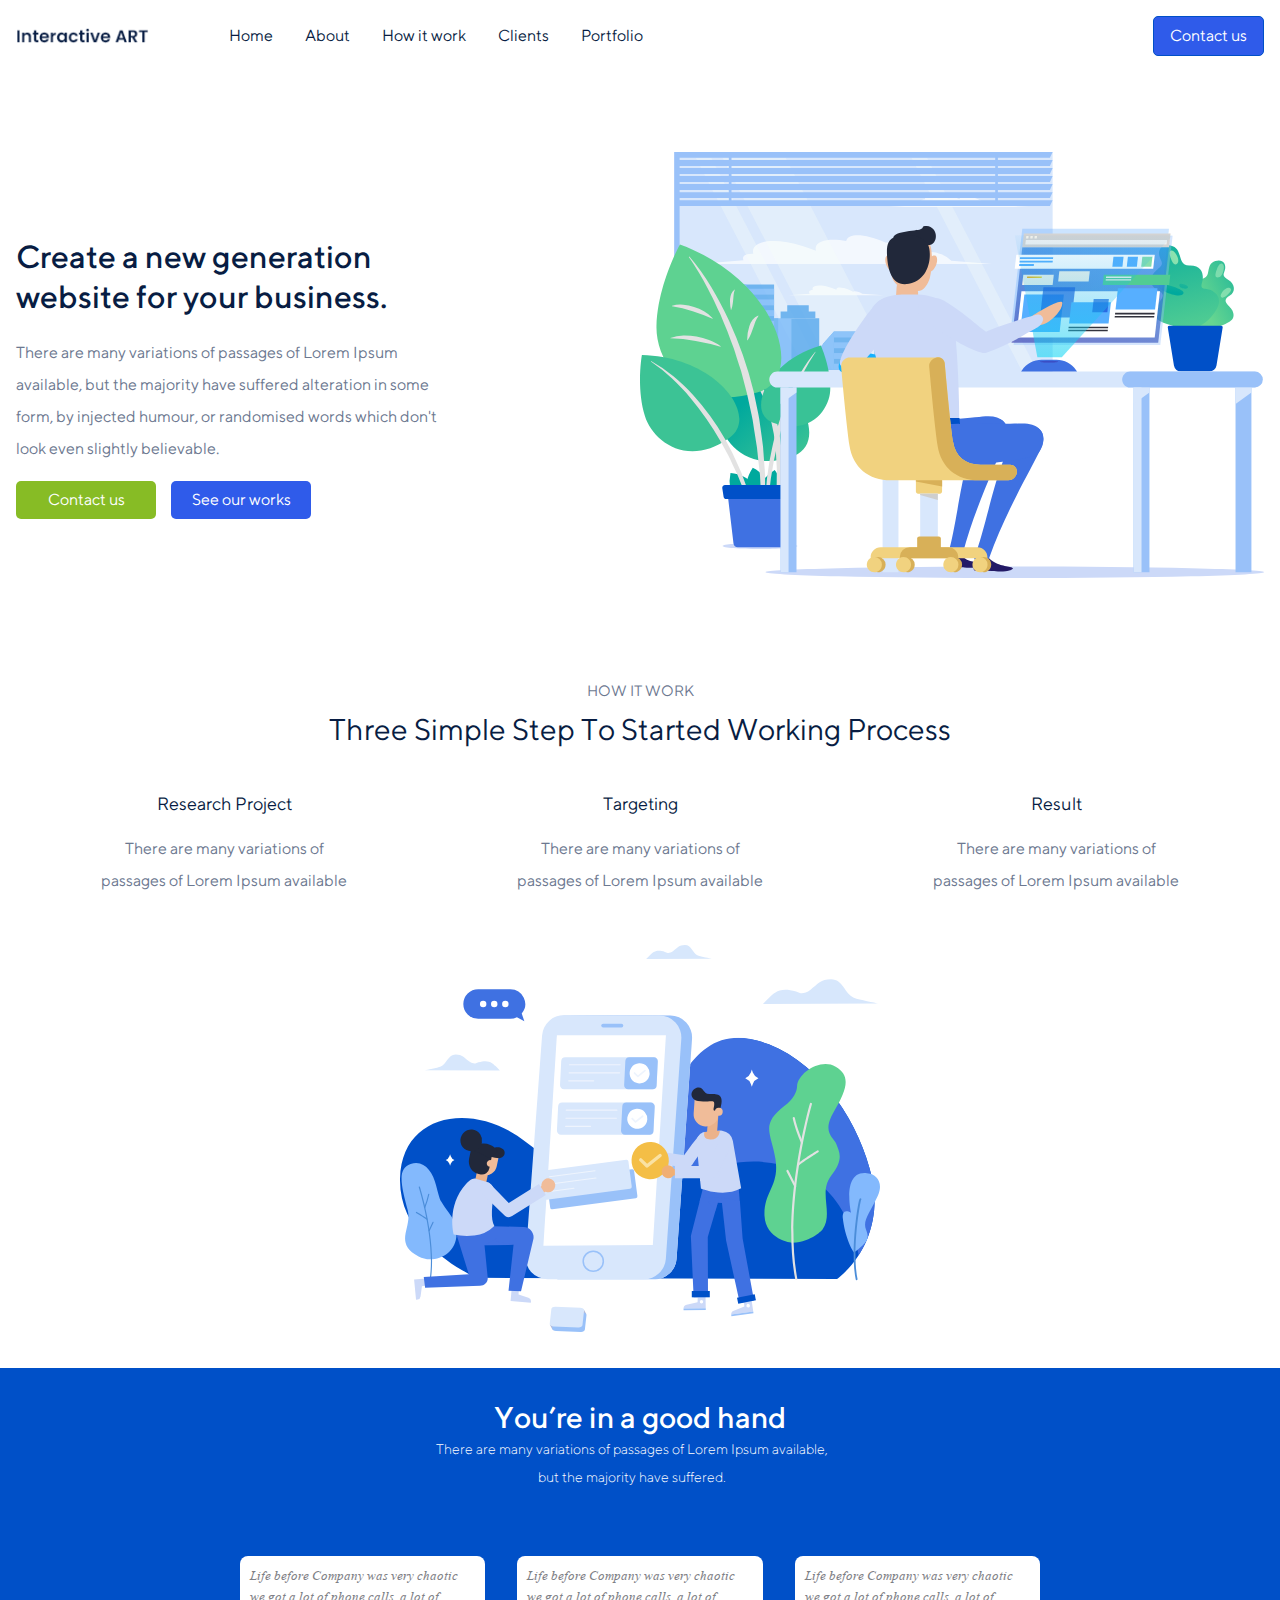
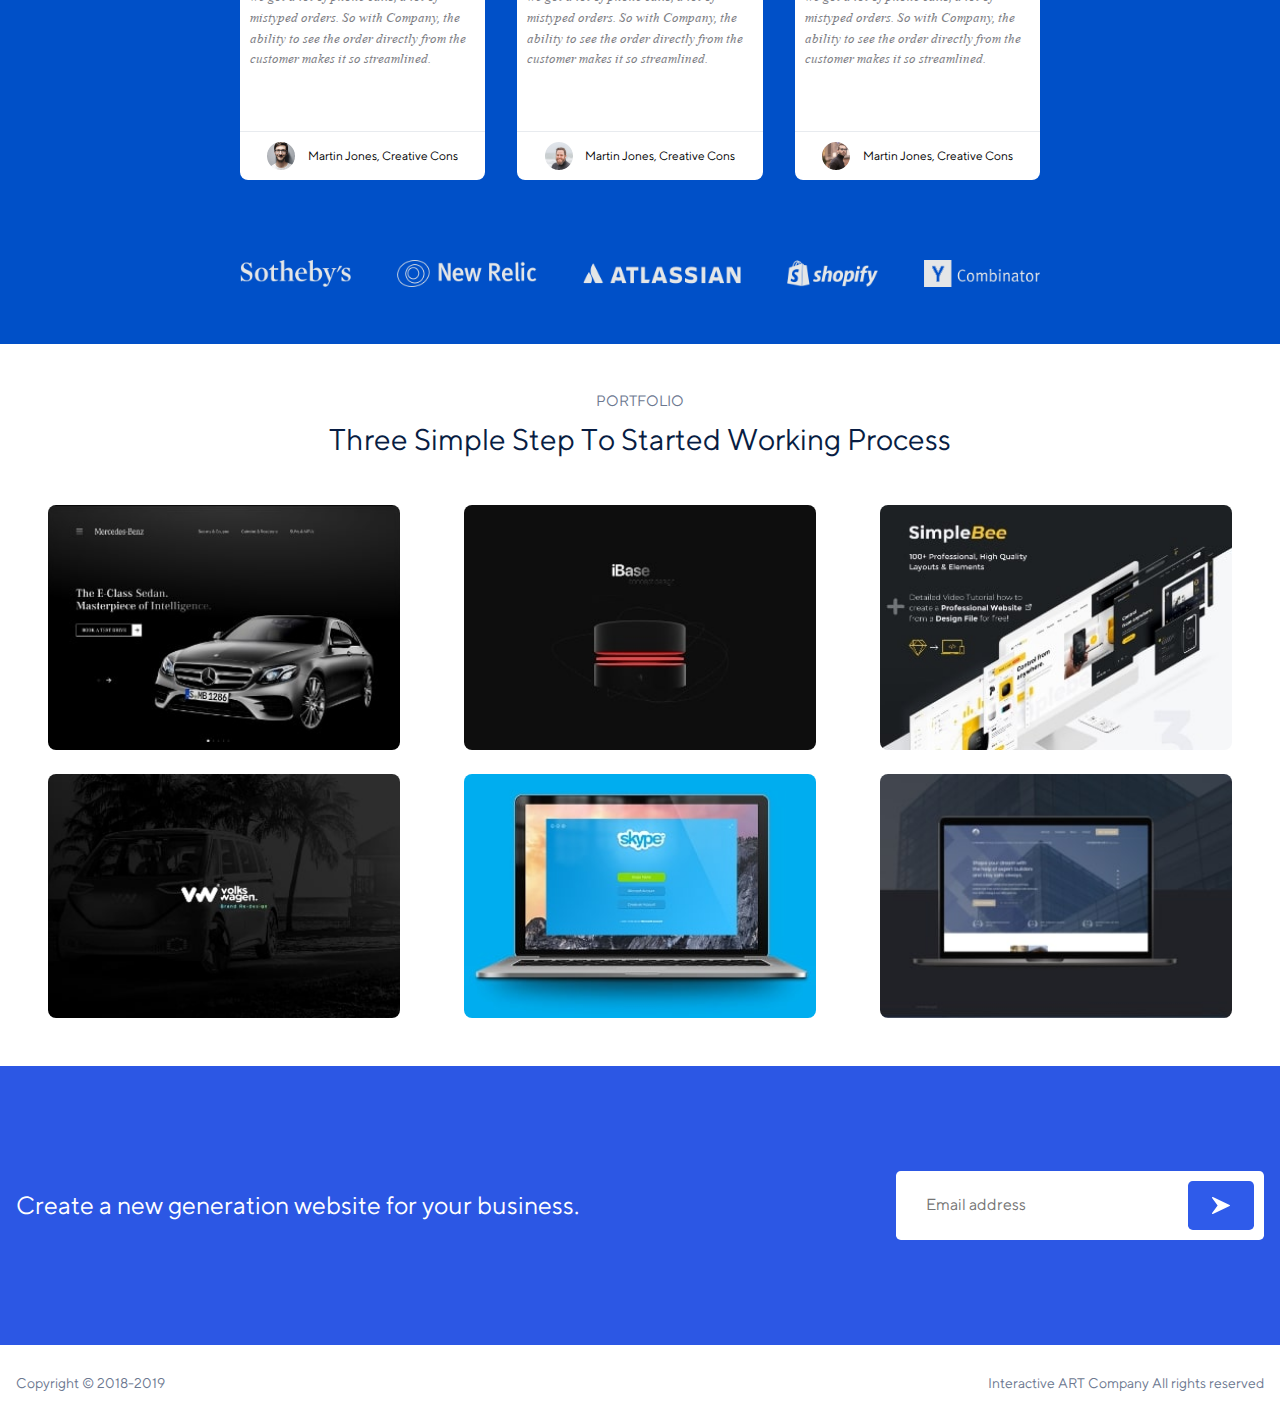
<file: personal-site/index.html>
<!DOCTYPE html>
<html lang="en">
  <head>
    <meta charset="UTF-8" />
    <meta http-equiv="X-UA-Compatible" content="IE=edge" />
    <meta name="viewport" content="width=device-width, initial-scale=1.0" />
    <title>Project</title>
    <link
      rel="stylesheet"
      href="https://cdnjs.cloudflare.com/ajax/libs/font-awesome/5.15.3/css/all.min.css"
    />
    <link rel="stylesheet" href="styles/app.css" />
  </head>
  <body>
    <header class="header">
      <div class="container">
        <section class="header__top">
          <nav class="header__nav">
            <img
              src="images/Interactive-ART.png"
              alt="logo"
              class="logo__nav"
            />

            <ul class="nav__list">
              <li class="list">
                <a href="#" class="list__item">Home</a>
              </li>
              <li class="list">
                <a href="#" class="list__item">About</a>
              </li>
              <li class="list">
                <a href="#" class="list__item">How it work</a>
              </li>
              <li class="list">
                <a href="#" class="list__item">Clients</a>
              </li>
              <li class="list">
                <a href="#" class="list__item">Portfolio</a>
              </li>
            </ul>
          </nav>
          <a href="#" class="nav__link">Contact us</a>
          <span class="header__icon"><i class="fa fa-bars"></i></span>
        </section>

        <section class="header__bottom">
          <div class="left__content">
            <div class="left-content__wrapper">
              <h1 class="header__title">
                Create a new generation website for your business.
              </h1>
              <p class="header__pragraph">
                There are many variations of passages of Lorem Ipsum available,
                but the majority have suffered alteration in some form, by
                injected humour, or randomised words which don't look even
                slightly believable.
              </p>
              <div class="header-bottom__btn">
                <a href="#" class="left-content__btn">Contact us</a>
                <a href="#" class="left-content__btn">See our works</a>
              </div>
            </div>
          </div>
          <div class="right__content">
            <img
              src="./images/header-img.svg"
              alt="header-image-content"
              class="header__img"
            />
          </div>
        </section>
      </div>
    </header>

    <main class="main">
      <div class="main-works">
        <div class="container">
          <p class="main-title-one">HOW IT WORK</p>
          <h2 class="main-title-two">
            Three Simple Step To Started Working Process
          </h2>

          <div class="main-one-mid__content">
            <div class="mid__content">
              <p class="mid-textOne__content">Research Project</p>
              <p class="mid-textTwo__content">
                There are many variations of passages of Lorem Ipsum available
              </p>
            </div>

            <div class="mid__content">
              <p class="mid-textOne__content">Targeting</p>
              <p class="mid-textTwo__content">
                There are many variations of passages of Lorem Ipsum available
              </p>
            </div>

            <div class="mid__content">
              <p class="mid-textOne__content">Result</p>
              <p class="mid-textTwo__content">
                There are many variations of passages of Lorem Ipsum available
              </p>
            </div>
          </div>

          <div class="main-one__buttom">
            <img src="./images/main-img.svg" alt="" class="main-one__img" />
          </div>
        </div>
      </div>

      <section class="comments">
        <div class="container">
          <div class="comments-title">
            <h2 class="comments-title__title">You’re in a good hand</h2>
            <h6 class="comments-title__text">
              There are many variations of passages of Lorem Ipsum available,
              but the majority have suffered.
            </h6>
          </div>

          <div class="comments-container">
            <div class="comments-box">
              <div class="comments-box__wrapper">
                <div class="comments-box__text">
                  <p class="comments__text">
                    Life before Company was very chaotic we got a lot of phone
                    calls, a lot of mistyped orders. So with Company, the
                    ability to see the order directly from the customer makes it
                    so streamlined.
                  </p>
                </div>

                <div class="comments-box__author">
                  <div class="comments__author">
                    <img
                      src="images/person-1.png"
                      alt="comments author"
                      class="comments-author__img"
                    />
                    <p class="comments-author__name">
                      Martin Jones, Creative Cons
                    </p>
                  </div>
                </div>
              </div>

              <div class="comments-box__wrapper">
                <div class="comments-box__text">
                  <p class="comments__text">
                    Life before Company was very chaotic we got a lot of phone
                    calls, a lot of mistyped orders. So with Company, the
                    ability to see the order directly from the customer makes it
                    so streamlined.
                  </p>
                </div>

                <div class="comments-box__author">
                  <div class="comments__author">
                    <img
                      src="images/person-2.png"
                      alt="comments author"
                      class="comments-author__img"
                    />
                    <p class="comments-author__name">
                      Martin Jones, Creative Cons
                    </p>
                  </div>
                </div>
              </div>

              <div class="comments-box__wrapper">
                <div class="comments-box__text">
                  <p class="comments__text">
                    Life before Company was very chaotic we got a lot of phone
                    calls, a lot of mistyped orders. So with Company, the
                    ability to see the order directly from the customer makes it
                    so streamlined.
                  </p>
                </div>

                <div class="comments-box__author">
                  <div class="comments__author">
                    <img
                      src="images/person-3.png"
                      alt="comments author"
                      class="comments-author__img"
                    />
                    <p class="comments-author__name">
                      Martin Jones, Creative Cons
                    </p>
                  </div>
                </div>
              </div>
            </div>

            <div class="comments-logo">
              <img
                src="images/logo-1.svg"
                alt="Comments logo"
                class="comments-logo__img"
              />
              <img
                src="images/logo-2.svg"
                alt="Comments logo"
                class="comments-logo__img"
              />
              <img
                src="images/logo-3.svg"
                alt="Comments logo"
                class="comments-logo__img"
              />
              <img
                src="images/logo-4.svg"
                alt="Comments logo"
                class="comments-logo__img"
              />
              <img
                src="images/logo-5.svg"
                alt="Comments logo"
                class="comments-logo__img"
              />
            </div>
          </div>
        </div>
      </section>

      <section class="portfolio">
        <div class="container">
          <div class="portfolio__title">
            <p class="main-title-one">PORTFOLIO</p>
            <h2 class="main-title-two">
              Three Simple Step To Started Working Process
            </h2>
          </div>
          <div class="portfolio__items">
            <div class="portfolio__item">
              <img src="images/portfolio-1.jpg" alt="" class="portfolio__img" />
            </div>
            <div class="portfolio__item">
              <img src="images/portfolio-2.jpg" alt="" class="portfolio__img" />
            </div>
            <div class="portfolio__item">
              <img src="images/portfolio-3.jpg" alt="" class="portfolio__img" />
            </div>
            <div class="portfolio__item">
              <img src="images/portfolio-4.jpg" alt="" class="portfolio__img" />
            </div>
            <div class="portfolio__item">
              <img src="images/portfolio-5.jpg" alt="" class="portfolio__img" />
            </div>
            <div class="portfolio__item">
              <img src="images/portfolio-6.jpg" alt="" class="portfolio__img" />
            </div>
          </div>
        </div>
      </section>
    </main>

    <footer class="footer">
      <section class="newsletter">
        <div class="container">
          <div class="newsletter__container">
            <h2 class="newsletter__text">
              Create a new generation website for your business.
            </h2>
            <div class="newsletter__email">
              <input
                type="text"
                placeholder="Email address"
                class="newsletter__input"
              />
              <button class="newsletter__btn">
                <img src="images/right-arrow.svg" alt="" />
              </button>
            </div>
          </div>
        </div>
      </section>
      <section class="footer-info">
        <div class="container">
          <div class="copy__right-wrapper">
            <p class="info-text">Copyright © 2018-2019</p>
            <p class="info-text">Interactive ART Company All rights reserved</p>
          </div>
        </div>
      </section>
    </footer>

    <script src="scripts/app.js"></script>
  </body>
</html>
</file>
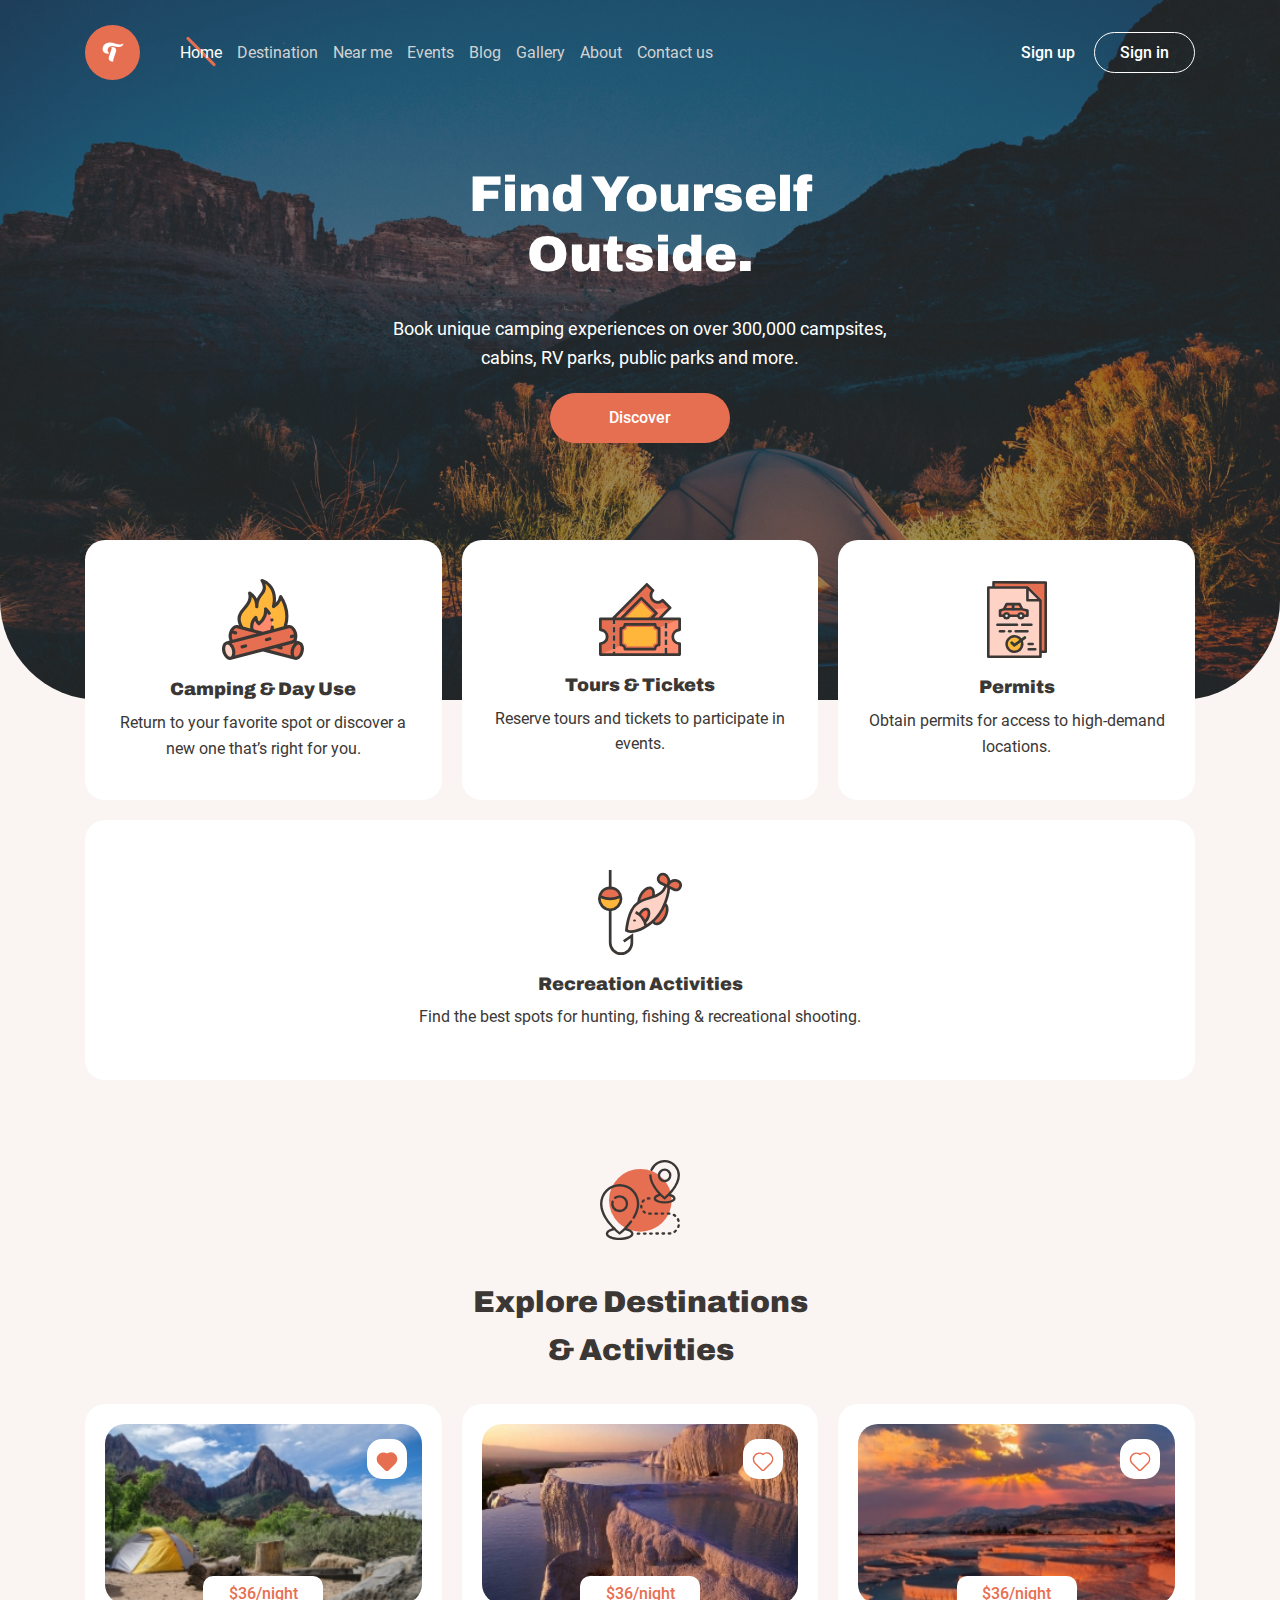
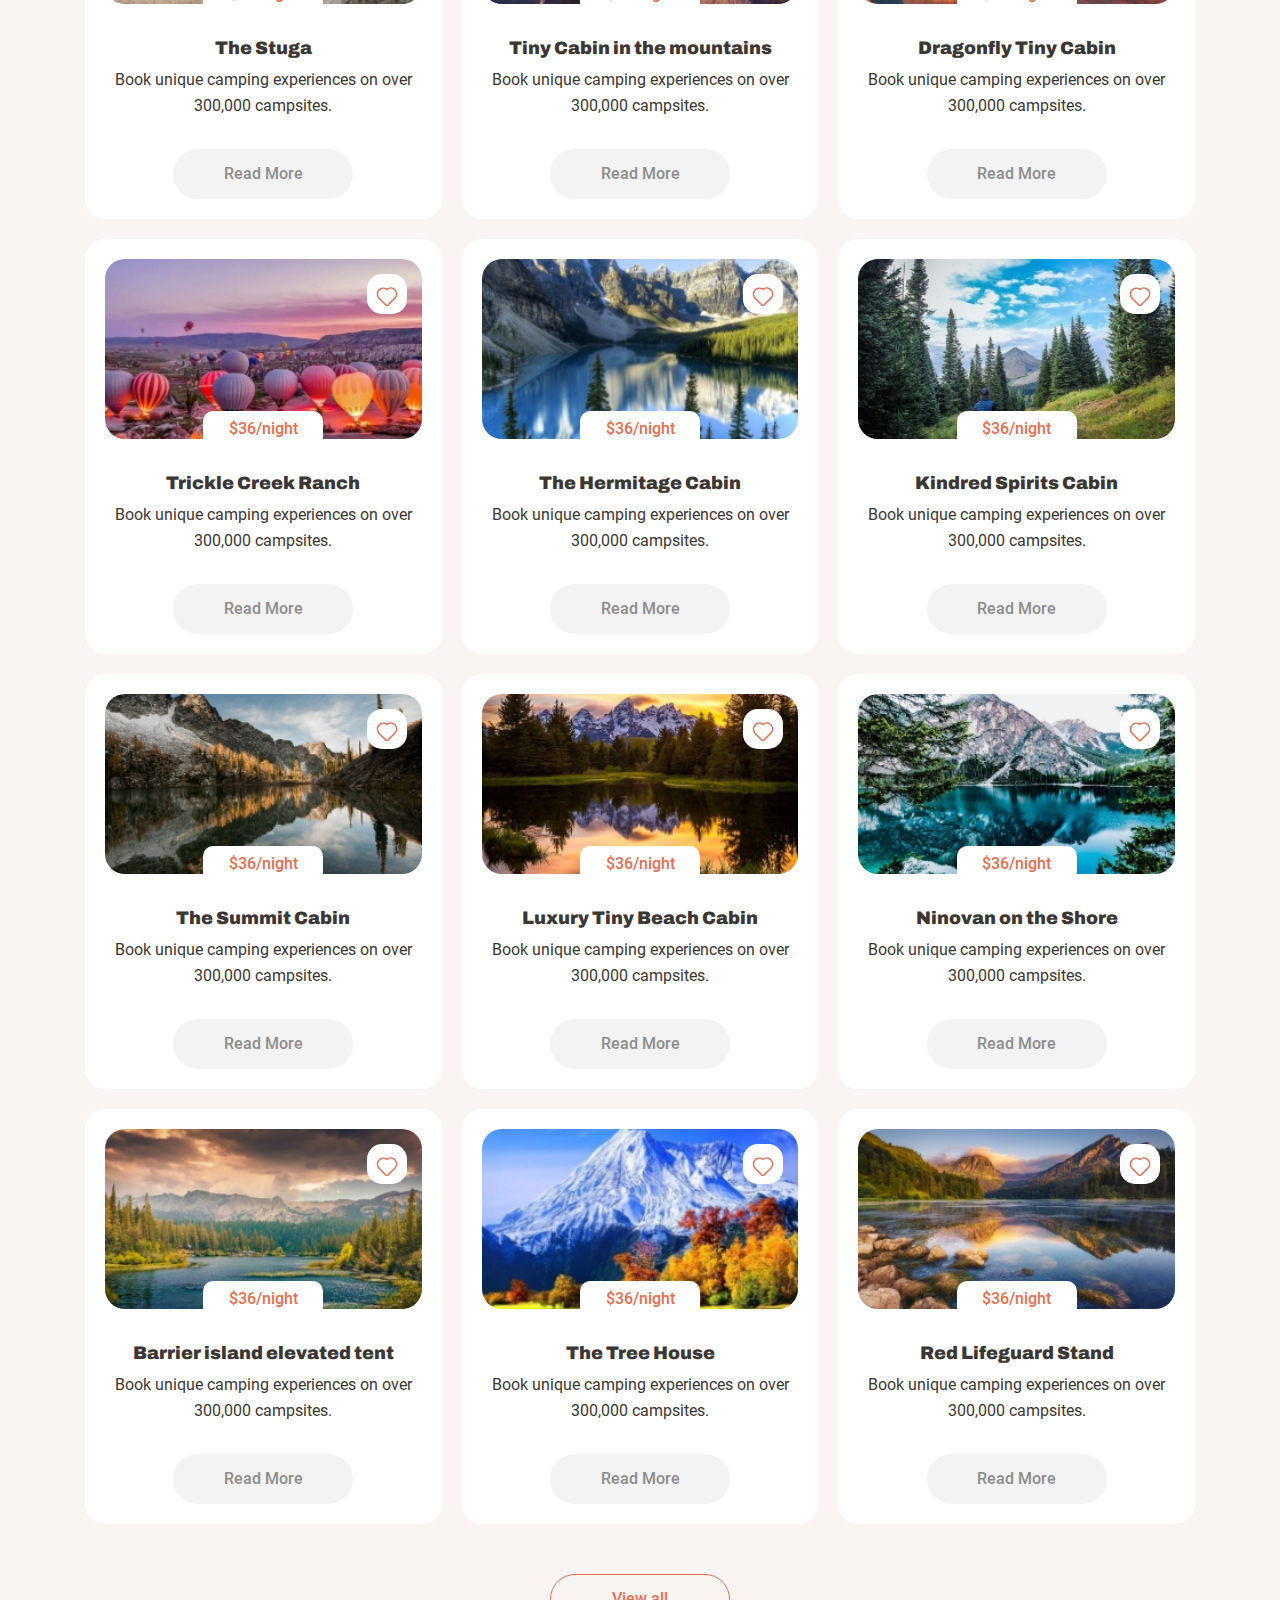
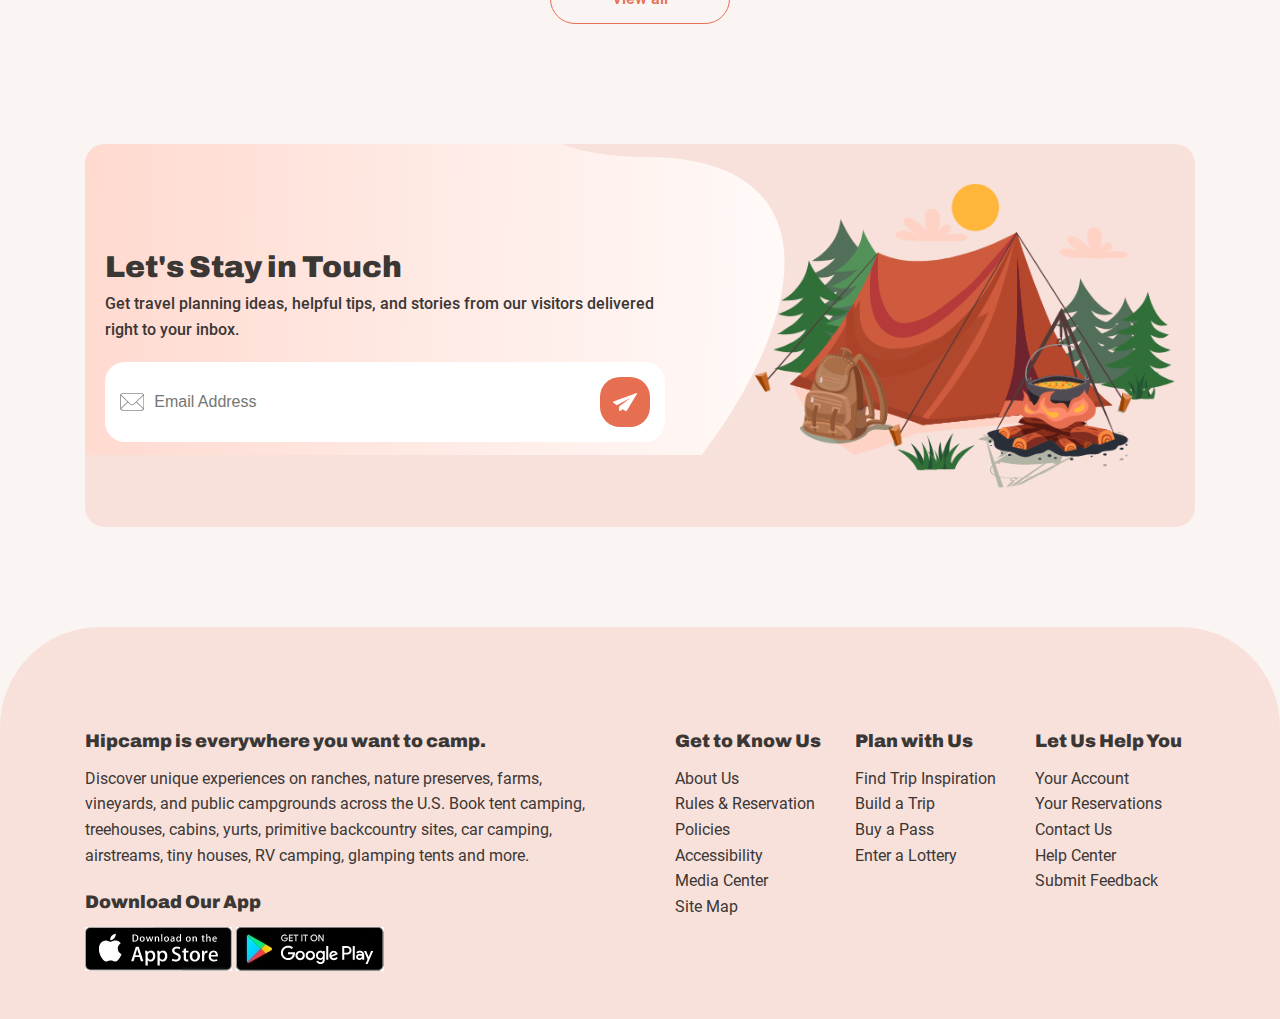
<file: tourCompany/index.html>
<!DOCTYPE html>
<html lang="en">
  <head>
    <meta charset="UTF-8" />
    <meta
      name="viewport"
      content="width=device-width, user-scalable=no, initial-scale=1.0, maximum-scale=1.0, minimum-scale=1.0"
    />
    <title>Camping Web</title>
    <link rel="stylesheet" href="./styles/reset.css" />
    <link rel="stylesheet" href="./styles/fonts.css" />
    <link rel="stylesheet" href="./styles/app.css" />
    <link rel="stylesheet" href="./styles/responsive.css" />
    <link rel="stylesheet" href="./styles/grid.css" />
  </head>
  <body>
    <header class="header">
      <div class="container">
        <nav class="nav">
          <div class="nav__wrapper">
            <a href="#" class="app-logo">
              <img
                src="images/svgs/logo.svg"
                alt="Camping Web"
                class="app-logo__img"
              />
            </a>
            <ul class="menu">
              <li class="menu__item">
                <a href="#" class="menu__link menu__link--active">Home</a>
              </li>
              <li class="menu__item">
                <a href="#" class="menu__link">Destination</a>
              </li>
              <li class="menu__item">
                <a href="#" class="menu__link">Near me</a>
              </li>
              <li class="menu__item">
                <a href="#" class="menu__link">Events</a>
              </li>
              <li class="menu__item">
                <a href="#" class="menu__link">Blog</a>
              </li>
              <li class="menu__item">
                <a href="#" class="menu__link">Gallery</a>
              </li>
              <li class="menu__item">
                <a href="#" class="menu__link">About</a>
              </li>
              <li class="menu__item">
                <a href="#" class="menu__link">Contact us</a>
              </li>
            </ul>
          </div>
          <div class="nav-menu">
            <h2 class="nav-menu__title">Camping Website</h2>
            <ul class="mobile-menu">
              <li class="mobile-menu__item">
                <a href="#" class="mobile-menu__link">Home</a>
              </li>
              <li class="mobile-menu__item">
                <a href="#" class="mobile-menu__link">Destination</a>
              </li>
              <li class="mobile-menu__item">
                <a href="#" class="mobile-menu__link">Near me</a>
              </li>
              <li class="mobile-menu__item">
                <a href="#" class="mobile-menu__link">Events</a>
              </li>
              <li class="mobile-menu__item">
                <a href="#" class="mobile-menu__link">Blog</a>
              </li>
              <li class="mobile-menu__item">
                <a href="#" class="mobile-menu__link">Gallery</a>
              </li>
              <li class="mobile-menu__item">
                <a href="#" class="mobile-menu__link">About</a>
              </li>
              <li class="mobile-menu__item">
                <a href="#" class="mobile-menu__link">Contact us</a>
              </li>
            </ul>
            <div class="nav-menu__links">
              <a href="#" class="nav-menu__link">Sign up</a>
              <a href="#" class="nav-menu__link nav-menu__link--border"
                >Sign in</a
              >
            </div>
          </div>
          <div class="nav__links">
            <a href="#" class="nav__link">Sign up</a>
            <a href="#" class="nav__link nav__link--border">Sign in</a>
          </div>
          <div class="nav__btn">
            <span class="nav__btn-line"></span>
          </div>
        </nav>
        <div class="header-content">
          <h1 class="header-content__title">Find Yourself Outside.</h1>
          <p class="header-content__caption">
            Book unique camping experiences on over 300,000 campsites, cabins,
            RV parks, public parks and more.
          </p>
          <a href="#" class="btn header-content__link">Discover</a>
        </div>
      </div>
    </header>
    <main class="main">
      <div class="container">
        <section class="services">
          <div class="service">
            <img
              class="service__img"
              src="images/svgs/fire.svg"
              alt="Camping & Day Use"
            />
            <h2 class="service__title">Camping & Day Use</h2>
            <p class="service__caption">
              Return to your favorite spot or discover a new one that’s right
              for you.
            </p>
          </div>
          <div class="service">
            <img
              class="service__img"
              src="images/svgs/tickets.svg"
              alt="Tours & Tickets"
            />
            <h2 class="service__title">Tours & Tickets</h2>
            <p class="service__caption">
              Reserve tours and tickets to participate in events.
            </p>
          </div>
          <div class="service">
            <img
              class="service__img"
              src="images/svgs/paper.svg"
              alt="Permits"
            />
            <h2 class="service__title">Permits</h2>
            <p class="service__caption">
              Obtain permits for access to high-demand locations.
            </p>
          </div>
          <div class="service">
            <img
              class="service__img"
              src="images/svgs/fish.svg"
              alt="Recreation Activities"
            />
            <h2 class="service__title">Recreation Activities</h2>
            <p class="service__caption">
              Find the best spots for hunting, fishing & recreational shooting.
            </p>
          </div>
        </section>
        <section id="destination" class="destinations">
          <img
            src="images/svgs/destination.svg"
            alt="destinations"
            class="destinations__logo"
          />
          <h2 class="destinations__title">Explore Destinations & Activities</h2>
          <div class="destinations__places">
            <div class="place">
              <div class="place__banner">
                <img src="images/image1.jpg" alt="" class="place__img" />
                <div class="place__like">
                  <svg
                    class="place__like-icon place__like-icon--fill"
                    xmlns="http://www.w3.org/2000/svg"
                    width="24.037"
                    height="24.037"
                    viewBox="0 0 24.037 24.037"
                    fill="#fff"
                    stroke="#e76f51"
                    stroke-width="1.5"
                  >
                    <path
                      id="Path_955"
                      data-name="Path 955"
                      d="M15.822,8.979v.029H4V-2.1A5.915,5.915,0,0,1,9.912-7.841a5.913,5.913,0,0,1,5.849,5.049,5.912,5.912,0,0,1,.061,11.772Z"
                      transform="translate(2.716 20.496) rotate(-45)"
                    />
                  </svg>
                </div>
                <div class="place__price">
                  <p class="place__price-text">$36/night</p>
                </div>
              </div>
              <h3 class="place__title">The Stuga</h3>
              <p class="place__caption">
                Book unique camping experiences on over 300,000 campsites.
              </p>
              <a href="#" class="btn place__link">Read More</a>
            </div>
            <div class="place">
              <div class="place__banner">
                <img src="images/image2.jpg" alt="" class="place__img" />
                <div class="place__like">
                  <svg
                    class="place__like-icon"
                    xmlns="http://www.w3.org/2000/svg"
                    width="24.037"
                    height="24.037"
                    viewBox="0 0 24.037 24.037"
                    fill="#fff"
                    stroke="#e76f51"
                    stroke-width="1.5"
                  >
                    <path
                      id="Path_955"
                      data-name="Path 955"
                      d="M15.822,8.979v.029H4V-2.1A5.915,5.915,0,0,1,9.912-7.841a5.913,5.913,0,0,1,5.849,5.049,5.912,5.912,0,0,1,.061,11.772Z"
                      transform="translate(2.716 20.496) rotate(-45)"
                    />
                  </svg>
                </div>
                <div class="place__price">
                  <p class="place__price-text">$36/night</p>
                </div>
              </div>
              <h3 class="place__title">Tiny Cabin in the mountains</h3>
              <p class="place__caption">
                Book unique camping experiences on over 300,000 campsites.
              </p>
              <a href="#" class="btn place__link">Read More</a>
            </div>
            <div class="place">
              <div class="place__banner">
                <img src="images/image3.jpg" alt="" class="place__img" />
                <div class="place__like">
                  <svg
                    class="place__like-icon"
                    xmlns="http://www.w3.org/2000/svg"
                    width="24.037"
                    height="24.037"
                    viewBox="0 0 24.037 24.037"
                    fill="#fff"
                    stroke="#e76f51"
                    stroke-width="1.5"
                  >
                    <path
                      id="Path_955"
                      data-name="Path 955"
                      d="M15.822,8.979v.029H4V-2.1A5.915,5.915,0,0,1,9.912-7.841a5.913,5.913,0,0,1,5.849,5.049,5.912,5.912,0,0,1,.061,11.772Z"
                      transform="translate(2.716 20.496) rotate(-45)"
                    />
                  </svg>
                </div>
                <div class="place__price">
                  <p class="place__price-text">$36/night</p>
                </div>
              </div>
              <h3 class="place__title">Dragonfly Tiny Cabin</h3>
              <p class="place__caption">
                Book unique camping experiences on over 300,000 campsites.
              </p>
              <a href="#" class="btn place__link">Read More</a>
            </div>
            <div class="place">
              <div class="place__banner">
                <img src="images/image4.jpg" alt="" class="place__img" />
                <div class="place__like">
                  <svg
                    class="place__like-icon"
                    xmlns="http://www.w3.org/2000/svg"
                    width="24.037"
                    height="24.037"
                    viewBox="0 0 24.037 24.037"
                    fill="#fff"
                    stroke="#e76f51"
                    stroke-width="1.5"
                  >
                    <path
                      id="Path_955"
                      data-name="Path 955"
                      d="M15.822,8.979v.029H4V-2.1A5.915,5.915,0,0,1,9.912-7.841a5.913,5.913,0,0,1,5.849,5.049,5.912,5.912,0,0,1,.061,11.772Z"
                      transform="translate(2.716 20.496) rotate(-45)"
                    />
                  </svg>
                </div>
                <div class="place__price">
                  <p class="place__price-text">$36/night</p>
                </div>
              </div>
              <h3 class="place__title">Trickle Creek Ranch</h3>
              <p class="place__caption">
                Book unique camping experiences on over 300,000 campsites.
              </p>
              <a href="#" class="btn place__link">Read More</a>
            </div>
            <div class="place">
              <div class="place__banner">
                <img src="images/image5.jpg" alt="" class="place__img" />
                <div class="place__like">
                  <svg
                    class="place__like-icon"
                    xmlns="http://www.w3.org/2000/svg"
                    width="24.037"
                    height="24.037"
                    viewBox="0 0 24.037 24.037"
                    fill="#fff"
                    stroke="#e76f51"
                    stroke-width="1.5"
                  >
                    <path
                      id="Path_955"
                      data-name="Path 955"
                      d="M15.822,8.979v.029H4V-2.1A5.915,5.915,0,0,1,9.912-7.841a5.913,5.913,0,0,1,5.849,5.049,5.912,5.912,0,0,1,.061,11.772Z"
                      transform="translate(2.716 20.496) rotate(-45)"
                    />
                  </svg>
                </div>
                <div class="place__price">
                  <p class="place__price-text">$36/night</p>
                </div>
              </div>
              <h3 class="place__title">The Hermitage Cabin</h3>
              <p class="place__caption">
                Book unique camping experiences on over 300,000 campsites.
              </p>
              <a href="#" class="btn place__link">Read More</a>
            </div>
            <div class="place">
              <div class="place__banner">
                <img src="images/image6.jpg" alt="" class="place__img" />
                <div class="place__like">
                  <svg
                    class="place__like-icon"
                    xmlns="http://www.w3.org/2000/svg"
                    width="24.037"
                    height="24.037"
                    viewBox="0 0 24.037 24.037"
                    fill="#fff"
                    stroke="#e76f51"
                    stroke-width="1.5"
                  >
                    <path
                      id="Path_955"
                      data-name="Path 955"
                      d="M15.822,8.979v.029H4V-2.1A5.915,5.915,0,0,1,9.912-7.841a5.913,5.913,0,0,1,5.849,5.049,5.912,5.912,0,0,1,.061,11.772Z"
                      transform="translate(2.716 20.496) rotate(-45)"
                    />
                  </svg>
                </div>
                <div class="place__price">
                  <p class="place__price-text">$36/night</p>
                </div>
              </div>
              <h3 class="place__title">Kindred Spirits Cabin</h3>
              <p class="place__caption">
                Book unique camping experiences on over 300,000 campsites.
              </p>
              <a href="#" class="btn place__link">Read More</a>
            </div>
            <div class="place">
              <div class="place__banner">
                <img src="images/image7.jpg" alt="" class="place__img" />
                <div class="place__like">
                  <svg
                    class="place__like-icon"
                    xmlns="http://www.w3.org/2000/svg"
                    width="24.037"
                    height="24.037"
                    viewBox="0 0 24.037 24.037"
                    fill="#fff"
                    stroke="#e76f51"
                    stroke-width="1.5"
                  >
                    <path
                      id="Path_955"
                      data-name="Path 955"
                      d="M15.822,8.979v.029H4V-2.1A5.915,5.915,0,0,1,9.912-7.841a5.913,5.913,0,0,1,5.849,5.049,5.912,5.912,0,0,1,.061,11.772Z"
                      transform="translate(2.716 20.496) rotate(-45)"
                    />
                  </svg>
                </div>
                <div class="place__price">
                  <p class="place__price-text">$36/night</p>
                </div>
              </div>
              <h3 class="place__title">The Summit Cabin</h3>
              <p class="place__caption">
                Book unique camping experiences on over 300,000 campsites.
              </p>
              <a href="#" class="btn place__link">Read More</a>
            </div>
            <div class="place">
              <div class="place__banner">
                <img src="images/image8.jpg" alt="" class="place__img" />
                <div class="place__like">
                  <svg
                    class="place__like-icon"
                    xmlns="http://www.w3.org/2000/svg"
                    width="24.037"
                    height="24.037"
                    viewBox="0 0 24.037 24.037"
                    fill="#fff"
                    stroke="#e76f51"
                    stroke-width="1.5"
                  >
                    <path
                      id="Path_955"
                      data-name="Path 955"
                      d="M15.822,8.979v.029H4V-2.1A5.915,5.915,0,0,1,9.912-7.841a5.913,5.913,0,0,1,5.849,5.049,5.912,5.912,0,0,1,.061,11.772Z"
                      transform="translate(2.716 20.496) rotate(-45)"
                    />
                  </svg>
                </div>
                <div class="place__price">
                  <p class="place__price-text">$36/night</p>
                </div>
              </div>
              <h3 class="place__title">Luxury Tiny Beach Cabin</h3>
              <p class="place__caption">
                Book unique camping experiences on over 300,000 campsites.
              </p>
              <a href="#" class="btn place__link">Read More</a>
            </div>
            <div class="place">
              <div class="place__banner">
                <img src="images/image9.jpg" alt="" class="place__img" />
                <div class="place__like">
                  <svg
                    class="place__like-icon"
                    xmlns="http://www.w3.org/2000/svg"
                    width="24.037"
                    height="24.037"
                    viewBox="0 0 24.037 24.037"
                    fill="#fff"
                    stroke="#e76f51"
                    stroke-width="1.5"
                  >
                    <path
                      id="Path_955"
                      data-name="Path 955"
                      d="M15.822,8.979v.029H4V-2.1A5.915,5.915,0,0,1,9.912-7.841a5.913,5.913,0,0,1,5.849,5.049,5.912,5.912,0,0,1,.061,11.772Z"
                      transform="translate(2.716 20.496) rotate(-45)"
                    />
                  </svg>
                </div>
                <div class="place__price">
                  <p class="place__price-text">$36/night</p>
                </div>
              </div>
              <h3 class="place__title">Ninovan on the Shore</h3>
              <p class="place__caption">
                Book unique camping experiences on over 300,000 campsites.
              </p>
              <a href="#" class="btn place__link">Read More</a>
            </div>
            <div class="place">
              <div class="place__banner">
                <img src="images/image10.jpg" alt="" class="place__img" />
                <div class="place__like">
                  <svg
                    class="place__like-icon"
                    xmlns="http://www.w3.org/2000/svg"
                    width="24.037"
                    height="24.037"
                    viewBox="0 0 24.037 24.037"
                    fill="#fff"
                    stroke="#e76f51"
                    stroke-width="1.5"
                  >
                    <path
                      id="Path_955"
                      data-name="Path 955"
                      d="M15.822,8.979v.029H4V-2.1A5.915,5.915,0,0,1,9.912-7.841a5.913,5.913,0,0,1,5.849,5.049,5.912,5.912,0,0,1,.061,11.772Z"
                      transform="translate(2.716 20.496) rotate(-45)"
                    />
                  </svg>
                </div>
                <div class="place__price">
                  <p class="place__price-text">$36/night</p>
                </div>
              </div>
              <h3 class="place__title">Barrier island elevated tent</h3>
              <p class="place__caption">
                Book unique camping experiences on over 300,000 campsites.
              </p>
              <a href="#" class="btn place__link">Read More</a>
            </div>
            <div class="place">
              <div class="place__banner">
                <img src="images/image11.jpg" alt="" class="place__img" />
                <div class="place__like">
                  <svg
                    class="place__like-icon"
                    xmlns="http://www.w3.org/2000/svg"
                    width="24.037"
                    height="24.037"
                    viewBox="0 0 24.037 24.037"
                    fill="#fff"
                    stroke="#e76f51"
                    stroke-width="1.5"
                  >
                    <path
                      id="Path_955"
                      data-name="Path 955"
                      d="M15.822,8.979v.029H4V-2.1A5.915,5.915,0,0,1,9.912-7.841a5.913,5.913,0,0,1,5.849,5.049,5.912,5.912,0,0,1,.061,11.772Z"
                      transform="translate(2.716 20.496) rotate(-45)"
                    />
                  </svg>
                </div>
                <div class="place__price">
                  <p class="place__price-text">$36/night</p>
                </div>
              </div>
              <h3 class="place__title">The Tree House</h3>
              <p class="place__caption">
                Book unique camping experiences on over 300,000 campsites.
              </p>
              <a href="#" class="btn place__link">Read More</a>
            </div>
            <div class="place">
              <div class="place__banner">
                <img src="images/image12.jpg" alt="" class="place__img" />
                <div class="place__like">
                  <svg
                    class="place__like-icon"
                    xmlns="http://www.w3.org/2000/svg"
                    width="24.037"
                    height="24.037"
                    viewBox="0 0 24.037 24.037"
                    fill="#fff"
                    stroke="#e76f51"
                    stroke-width="1.5"
                  >
                    <path
                      id="Path_955"
                      data-name="Path 955"
                      d="M15.822,8.979v.029H4V-2.1A5.915,5.915,0,0,1,9.912-7.841a5.913,5.913,0,0,1,5.849,5.049,5.912,5.912,0,0,1,.061,11.772Z"
                      transform="translate(2.716 20.496) rotate(-45)"
                    />
                  </svg>
                </div>
                <div class="place__price">
                  <p class="place__price-text">$36/night</p>
                </div>
              </div>
              <h3 class="place__title">Red Lifeguard Stand</h3>
              <p class="place__caption">
                Book unique camping experiences on over 300,000 campsites.
              </p>
              <a href="#" class="btn place__link">Read More</a>
            </div>
          </div>
          <a href="#" class="btn destinations__btn">View all</a>
        </section>
        <section class="newsletter">
          <div class="newsletter__content">
            <h2 class="newsletter__title">Let's Stay in Touch</h2>
            <p class="newsletter__caption">
              Get travel planning ideas, helpful tips, and stories from our
              visitors delivered right to your inbox.
            </p>
            <div class="newsletter__email-box">
              <form class="newsletter__form">
                <svg
                  class="newsletter__email-icon"
                  xmlns="http://www.w3.org/2000/svg"
                  width="24.242"
                  height="17.746"
                  viewBox="0 0 24.242 17.746"
                >
                  <path
                    id="Path_908"
                    data-name="Path 908"
                    d="M26.215,17.058H8.027A3.03,3.03,0,0,0,5,20.085V31.777A3.031,3.031,0,0,0,8.027,34.8H26.215a3.031,3.031,0,0,0,3.027-3.027V20.085A3.03,3.03,0,0,0,26.215,17.058Zm-18.188.857H26.215a2.168,2.168,0,0,1,1.829,1.007l-9.328,8.81a2.354,2.354,0,0,1-3.189,0L6.2,18.923A2.169,2.169,0,0,1,8.027,17.915ZM5.878,32.062a2.207,2.207,0,0,1-.021-.285V20.085a2.163,2.163,0,0,1,.021-.285l6.491,6.131Zm20.337,1.885H8.027A2.168,2.168,0,0,1,6.2,32.94l6.8-6.419,1.944,1.835a3.22,3.22,0,0,0,4.366,0l1.943-1.835,6.8,6.418A2.167,2.167,0,0,1,26.215,33.947Zm2.169-13.862V31.777a2.2,2.2,0,0,1-.021.285l-6.491-6.131L28.364,19.8A2.251,2.251,0,0,1,28.384,20.085Z"
                    transform="translate(-5 -17.058)"
                    fill="#8d8d8d"
                  />
                </svg>
                <input
                  type="text"
                  class="newsletter__input"
                  placeholder="Email Address"
                />
                <button class="newsletter__submit" type="submit">
                  <svg
                    xmlns="http://www.w3.org/2000/svg"
                    width="24.162"
                    height="18.23"
                    viewBox="0 0 24.162 18.23"
                  >
                    <path
                      id="Path_909"
                      data-name="Path 909"
                      d="M9.778,15.82,6.954,17.7a.55.55,0,0,1-.816-.439V13.121l11.546-8.66L3.88,11.8.3,9.356A.748.748,0,0,1,.491,8.039L23.709-.37c.314-.126.565.251.377.565L13.606,17.514a.773.773,0,0,1-1.067.188Z"
                      transform="translate(0.012 0.395)"
                      fill="#fff"
                      fill-rule="evenodd"
                    />
                  </svg>
                </button>
              </form>
            </div>
          </div>
          <div class="newsletter__banner">
            <img
              src="images/tent.png"
              alt="newsletter"
              class="newsletter__img"
            />
          </div>
        </section>
      </div>
    </main>
    <footer class="footer">
      <div class="container">
        <div class="footer__wrapper">
          <div class="footer__left">
            <div class="footer-content">
              <h2 class="footer__title">
                Hipcamp is everywhere you want to camp.
              </h2>
              <p class="footer-content__description">
                Discover unique experiences on ranches, nature preserves, farms,
                vineyards, and public campgrounds across the U.S. Book tent
                camping, treehouses, cabins, yurts, primitive backcountry sites,
                car camping, airstreams, tiny houses, RV camping, glamping tents
                and more.
              </p>
            </div>
            <div class="footer-app">
              <h2 class="footer__title">Download Our App</h2>
              <a href="#" class="footer-app__link">
                <img
                  src="images/app-store-apple.jpg"
                  class="footer-app__img"
                  alt="app store"
                />
              </a>
              <a href="#" class="footer-app__link">
                <img
                  src="images/google-play.jpg"
                  class="footer-app__img"
                  alt="google play"
                />
              </a>
            </div>
          </div>
          <div class="footer__right">
            <div class="footer-list">
              <h2 class="footer__title">Get to Know Us</h2>
              <ul class="footer-pages">
                <li class="footer-pages__item">
                  <a href="#" class="footer-pages__link">About Us</a>
                </li>
                <li class="footer-pages__item">
                  <a href="#" class="footer-pages__link"
                    >Rules & Reservation Policies</a
                  >
                </li>
                <li class="footer-pages__item">
                  <a href="#" class="footer-pages__link">Accessibility</a>
                </li>
                <li class="footer-pages__item">
                  <a href="#" class="footer-pages__link">Media Center</a>
                </li>
                <li class="footer-pages__item">
                  <a href="#" class="footer-pages__link">Site Map</a>
                </li>
              </ul>
            </div>
            <div class="footer-list">
              <h2 class="footer__title">Plan with Us</h2>
              <ul class="footer-pages">
                <li class="footer-pages__item">
                  <a href="#" class="footer-pages__link"
                    >Find Trip Inspiration</a
                  >
                </li>
                <li class="footer-pages__item">
                  <a href="#" class="footer-pages__link">Build a Trip</a>
                </li>
                <li class="footer-pages__item">
                  <a href="#" class="footer-pages__link">Buy a Pass</a>
                </li>
                <li class="footer-pages__item">
                  <a href="#" class="footer-pages__link">Enter a Lottery</a>
                </li>
              </ul>
            </div>
            <div class="footer-list">
              <h2 class="footer__title">Let Us Help You</h2>
              <ul class="footer-pages">
                <li class="footer-pages__item">
                  <a href="#" class="footer-pages__link">Your Account</a>
                </li>
                <li class="footer-pages__item">
                  <a href="#" class="footer-pages__link">Your Reservations</a>
                </li>
                <li class="footer-pages__item">
                  <a href="#" class="footer-pages__link">Contact Us</a>
                </li>
                <li class="footer-pages__item">
                  <a href="#" class="footer-pages__link">Help Center</a>
                </li>
                <li class="footer-pages__item">
                  <a href="#" class="footer-pages__link">Submit Feedback</a>
                </li>
              </ul>
            </div>
          </div>
        </div>
      </div>
    </footer>
  </body>
</html>
</file>
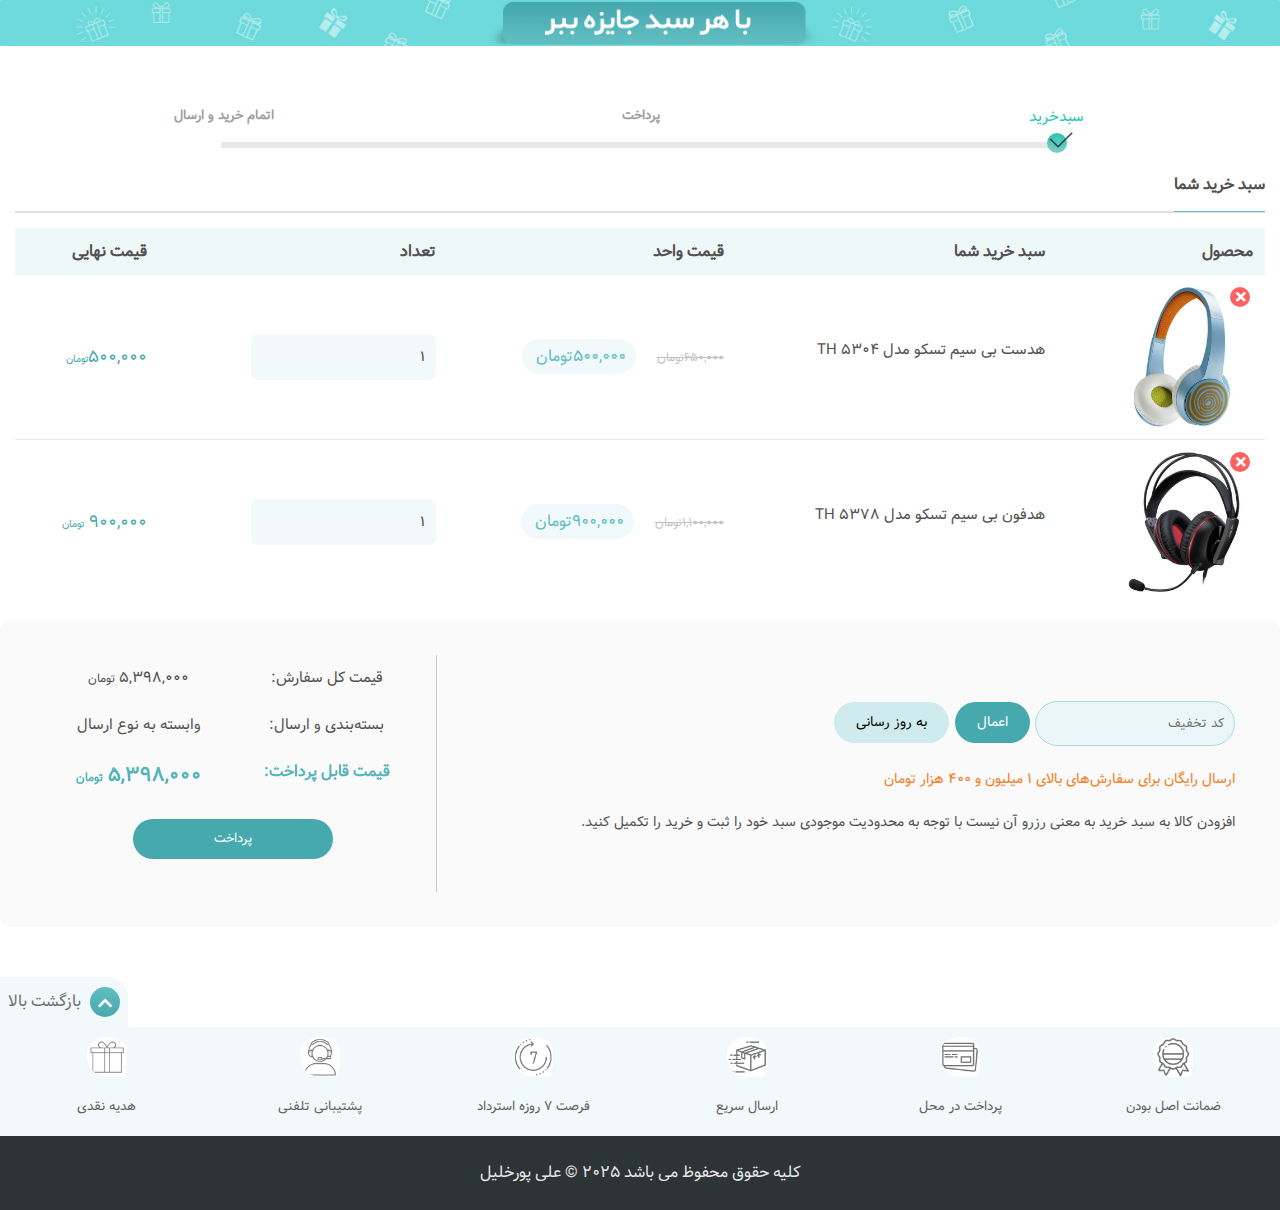
<file: shopping/cart.html>
﻿<!DOCTYPE html>
<html lang="fa">
  <head>
    <meta charset="utf-8" />
    <title>shopping Cart</title>
    <meta
      content="width=device-width, initial-scale=1.0, maximum-scale=1.0, user-scalable=0, shrink-to-fit=no"
      name="viewport"
    />

    <!-- CSS Files -->
    <link href="./css/bootstrap.min.css" rel="stylesheet" />
    <link href="./css/main_ui.css" rel="stylesheet" />
    <link href="./css/main.css" rel="stylesheet" />
    <link
      rel="stylesheet"
      href="https://cdnjs.cloudflare.com/ajax/libs/font-awesome/5.11.2/css/all.css"
    />
  </head>

  <body class="index-page sidebar-collapse">
    <div class="top-section fullscreen-container">
      <img src="./img/banner_img/bg_top.jpg" class="h-100" />
    </div>

    <div class="wrapper default">
      <!-- main -->
      <main class="cart-page default space-top-30">
        <div class="container">
          <div class="row">
            <div class="col-12 text-center">
              <ul class="order-steps">
                <li>
                  <a href="cart.html" class="active">
                    <span>سبدخرید</span>
                  </a>
                </li>
                <li>
                  <a href="shopping-payment.html">
                    <span>پرداخت</span>
                  </a>
                </li>
                <li>
                  <a href="successful-payment.html">
                    <span>اتمام خرید و ارسال</span>
                  </a>
                </li>
              </ul>
            </div>
            <div class="cart_content col-xl-12 col-lg-12 col-md-12">
              <header class="card-header">
                <h3 class="card-title"><span>سبد خرید شما</span></h3>
              </header>
              <div class="table-responsive default">
                <table class="table">
                  <thead>
                    <tr>
                      <th scope="col">محصول</th>
                      <th scope="col">سبد خرید شما</th>
                      <th scope="col">قیمت واحد</th>
                      <th scope="col">تعداد</th>
                      <th scope="col">قیمت نهایی</th>
                    </tr>
                  </thead>
                  <tbody>
                    <tr class="cart_item">
                      <td>
                        <img src="./img/p3.jpg" alt="" />
                        <i class="fa fa-times" aria-hidden="true"></i>
                      </td>
                      <td>
                        <h3 class="cart_title">
                          <a href="#"> هدست بی سیم تسکو مدل TH 5304</a>
                        </h3>
                      </td>
                      <td>
                        <div class="cart_price">
                          <del
                            ><span>650,000<span>تومان</span></span></del
                          >
                          <ins
                            ><span>500,000<span>تومان</span></span></ins
                          >
                        </div>
                      </td>
                      <td><input type="number" class="tedad" value="1" /></td>
                      <td class="price_alltd">500,000<span>تومان</span></td>
                    </tr>
                    <tr class="cart_item">
                      <td>
                        <img src="./img/p4.jpg" />
                        <i class="fa fa-times" aria-hidden="true"></i>
                      </td>
                      <td>
                        <h3 class="cart_title">
                          <a href="#"> هدفون بی سیم تسکو مدل TH 5378</a>
                        </h3>
                      </td>
                      <td>
                        <div class="cart_price">
                          <del
                            ><span>1,100,000<span>تومان</span></span></del
                          >
                          <ins
                            ><span>900,000<span>تومان</span></span></ins
                          >
                        </div>
                      </td>
                      <td><input type="number" class="tedad" value="1" /></td>
                      <td class="price_alltd">900,000 <span>تومان</span></td>
                    </tr>
                  </tbody>
                </table>
              </div>
            </div>
            <div class="cart-page-content col-xl-12 col-lg-12 col-md-12">
              <div class="row cart_details">
                <div class="cart-page-content col-xl-8 col-lg-7 col-md-7">
                  <input
                    type="text"
                    placeholder="کد تخفیف"
                    class="input_second input_all width-200"
                  />
                  <a href="#" class="btn btn-main-masai"> اعمال</a>
                  <a href="#" class="btn btn-second-masai">به روز رسانی</a>
                  <div class="text_details">
                    <p>
                      ارسال رایگان برای سفارش‌های بالای 1 میلیون و 400 هزار
                      تومان
                    </p>
                    <p>
                      افزودن کالا به سبد خرید به معنی رزرو آن نیست با توجه به
                      محدودیت موجودی سبد خود را ثبت و خرید را تکمیل کنید.
                    </p>
                  </div>
                </div>
                <div
                  class="cart-page-aside col-xl-4 col-lg-5 col-md-5 divider_details"
                >
                  <table class="table table_details">
                    <tbody>
                      <tr>
                        <td>قیمت کل سفارش:</td>
                        <td>5,398,000 <span>تومان</span></td>
                      </tr>
                      <tr>
                        <td>بسته‌بندی و ارسال:</td>
                        <td>وابسته به نوع ارسال</td>
                      </tr>
                      <tr class="all">
                        <td>قیمت قابل پرداخت:</td>
                        <td>5,398,000 <span>تومان</span></td>
                      </tr>
                      <tr>
                        <td colspan="2">
                          <a href="" class="btn big_btn btn-main-masai">
                            پرداخت</a
                          >
                        </td>
                      </tr>
                    </tbody>
                  </table>
                </div>
              </div>
            </div>
          </div>
        </div>
      </main>
      <!-- main -->

      <footer class="main-footer default">
        <div class="back-to-top">
          <a href="#">
            <span class="icon"><i class="fa fa-chevron-up"></i></span>
            <span> بازگشت بالا </span>
          </a>
        </div>
        <div class="servicesbg">
          <div class="footer-services container space-10">
            <div class="row">
              <div class="service-item col-2 contact-box text-center">
                <img src="./img/ico/png-4.png" class="width-40" />
                <span class="title-1 light-black">ضمانت اصل بودن</span>
              </div>
              <div class="service-item col-2 contact-box text-center">
                <img src="./img/ico/png-1.png" class="width-40" />
                <span class="title-1 light-black">پرداخت در محل</span>
              </div>
              <div class="service-item col-2 contact-box text-center">
                <img src="./img/ico/png-2.png" class="width-40" />
                <span class="title-1 light-black">ارسال سریع</span>
              </div>
              <div class="service-item col-2 contact-box text-center">
                <img src="./img/ico/png-5.png" class="width-40" />
                <span class="title-1 light-black">فرصت 7 روزه استرداد</span>
              </div>
              <div class="service-item col-2 contact-box text-center">
                <img src="./img/ico/png-3.png" class="width-40" />
                <span class="title-1 light-black">پشتیبانی تلفنی</span>
              </div>
              <div class="service-item col-2 contact-box text-center">
                <img src="./img/ico/png-7.png" class="width-40" />
                <span class="title-1 light-black">هدیه نقدی</span>
              </div>
            </div>
          </div>
        </div>

        <div class="bottom">
         کلیه حقوق محفوظ می باشد 2025 ©  علی پورخلیل 
           
        </div>
      </footer>
    </div>
    <!--  -->
  </body>
</html>
</file>
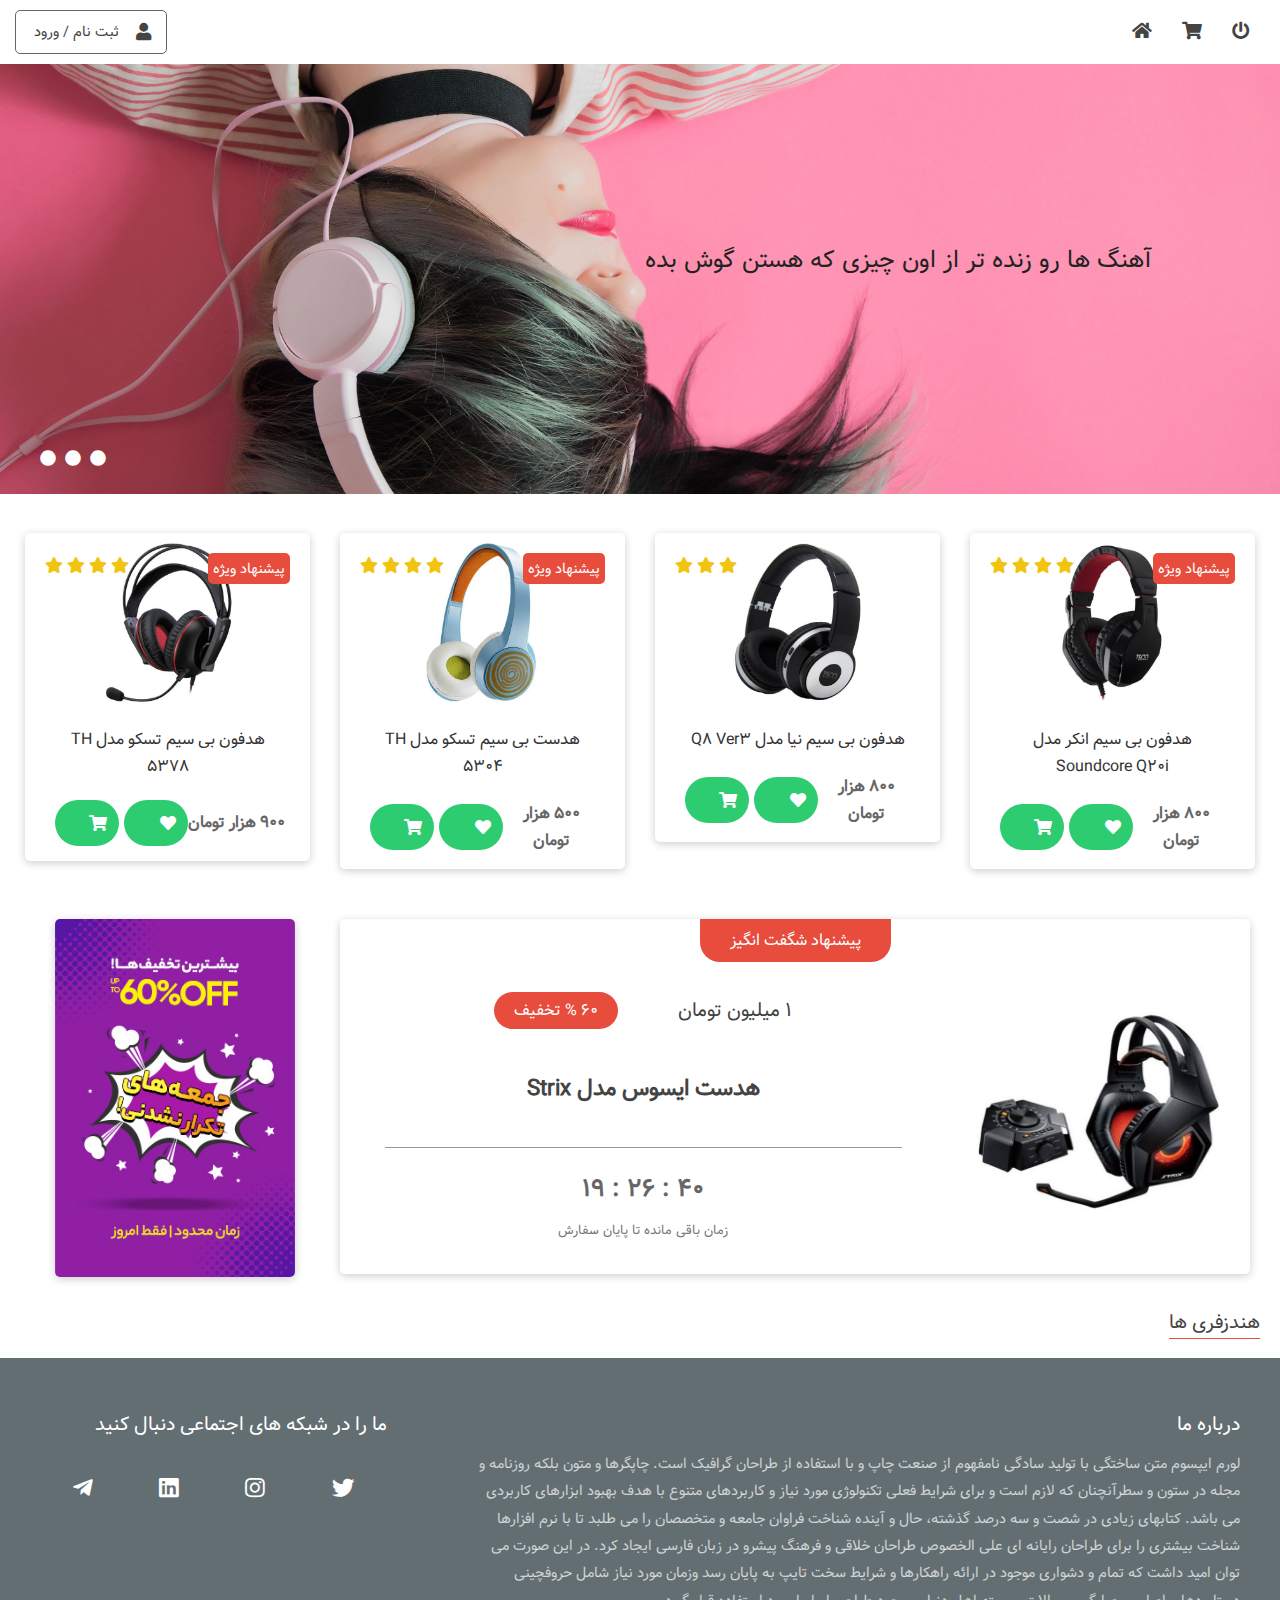
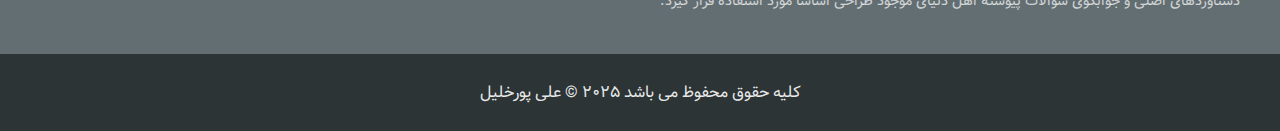
<file: shopping/home.html>
<!DOCTYPE html>
<html lang="en">
  <head>
    <meta charset="UTF-8" />
    <link rel="stylesheet" href="./css/home.css" />
    <link rel="stylesheet" href="./css/main.css" />
    <meta name="viewport" content="width=device-width, initial-scale=1.0" />
    <link rel="stylesheet" href="./css/animate.css" />
    <link rel="stylesheet" href="./css/flexboxgrid.css" />
    <link rel="stylesheet" href="./css/owl.carousel.min.css" />
    <link rel="stylesheet" href="./css/owl.theme.default.min.css" />
    <meta http-equiv="X-UA-Compatible" content="ie=edge" />
    <link
      rel="stylesheet"
      href="https://cdnjs.cloudflare.com/ajax/libs/font-awesome/5.11.2/css/all.css"
    />
    <title>Home Page</title>
  </head>
  <body>
    <header>
      <nav>
        <div class="nav-right">
          <a href="./login.html"><i class="fas fa-power-off"></i></a>
          <a href="./cart.html"><i class="fas fa-shopping-cart"></i></a>
          <a href="./home.html"><i class="fas fa-home"></i></a>
        </div>
        <div class="nav-left">
          <div class="register-login-btn">
            <i class="fas fa-user"></i>
            <a href="./register.html">ثبت نام / ورود</a>
          </div>
        </div>
      </nav>
      <section class="slider">
        <div class="slides">
          <div class="item active" id="slide1">
            <img src="./img/s1.jpg" alt="" />
            <span>آهنگ ها رو زنده تر از اون چیزی که هستن گوش بده</span>
          </div>
          <div class="item" id="slide2">
            <img src="./img/s2.jpg" alt="" />
            <span style="color: white"
              >کیفیت صدایی که همیشه<br />
              دنبالش بودی اینجاست</span
            >
          </div>
          <div class="item" id="slide3">
            <img src="./img/s3.jpg" alt="" />
            <span>رویا هاتو با صدای بلند گوش بده</span>
          </div>
        </div>
        <div class="buttons">
          <i onclick="setSlide('slide1' , 1)" class="fas fa-circle"></i>
          <i onclick="setSlide('slide2' , 2)" class="fas fa-circle"></i>
          <i onclick="setSlide('slide3' , 3)" class="fas fa-circle"></i>
        </div>
      </section>
    </header>
    <main>
      <section class="product-sec-new">
        <div class="row">
          <div class="col-lg-3 col-md-4 col-sm-6 col-xs-12">
            <div class="shoping-card">
              <div class="img-sec">
                <img src="./img/p1.jpg" alt="" />
                <span class="hot-offer">پیشنهاد ویژه</span>
                <div class="stars">
                  <i class="fas fa-star"></i>
                  <i class="fas fa-star"></i>
                  <i class="fas fa-star"></i>
                  <i class="fas fa-star"></i>
                </div>
              </div>
              <div class="title">هدفون بی سیم انکر مدل Soundcore Q20i</div>
              <div class="buttons">
                <div class="right">
                  <span class="price">800 هزار تومان</span>
                </div>
                <div class="left">
                  <div class="extend-btn">
                    <a class="b-text" href="">علافه</a>
                    <a class="b-icon" href=""><i class="fas fa-heart"></i></a>
                  </div>
                  <div class="extend-btn">
                    <a class="b-text" href="">خرید</a>
                    <a class="b-icon" href=""
                      ><i class="fas fa-shopping-cart"></i
                    ></a>
                  </div>
                </div>
              </div>
            </div>
          </div>
          <div class="col-lg-3 col-md-4 col-sm-6 col-xs-12">
            <div class="shoping-card">
              <div class="img-sec">
                <img src="./img/p2.jpg" alt="" />
                <div class="stars">
                  <i class="fas fa-star"></i>
                  <i class="fas fa-star"></i>
                  <i class="fas fa-star"></i>
                </div>
              </div>
              <div class="title">هدفون بی سیم نیا مدل Q8 Ver3</div>
              <div class="buttons">
                <div class="right">
                  <span class="price">800 هزار تومان</span>
                </div>
                <div class="left">
                  <div class="extend-btn">
                    <a class="b-text" href="">علافه</a>
                    <a class="b-icon" href=""><i class="fas fa-heart"></i></a>
                  </div>
                  <div class="extend-btn">
                    <a class="b-text" href="">خرید</a>
                    <a class="b-icon" href=""
                      ><i class="fas fa-shopping-cart"></i
                    ></a>
                  </div>
                </div>
              </div>
            </div>
          </div>
          <div class="col-lg-3 col-md-4 col-sm-6 col-xs-12">
            <div class="shoping-card">
              <div class="img-sec">
                <img src="./img/p3.jpg" alt="" />
                <span class="hot-offer">پیشنهاد ویژه</span>
                <div class="stars">
                  <i class="fas fa-star"></i>
                  <i class="fas fa-star"></i>
                  <i class="fas fa-star"></i>
                  <i class="fas fa-star"></i>
                </div>
              </div>
              <div class="title">هدست بی سیم تسکو مدل TH 5304</div>
              <div class="buttons">
                <div class="right">
                  <span class="price">500 هزار تومان</span>
                </div>
                <div class="left">
                  <div class="extend-btn">
                    <a class="b-text" href="">علافه</a>
                    <a class="b-icon" href=""><i class="fas fa-heart"></i></a>
                  </div>
                  <div class="extend-btn">
                    <a class="b-text" href="">خرید</a>
                    <a class="b-icon" href=""
                      ><i class="fas fa-shopping-cart"></i
                    ></a>
                  </div>
                </div>
              </div>
            </div>
          </div>
          <div class="col-lg-3 col-md-4 col-sm-6 col-xs-12">
            <div class="shoping-card">
              <div class="img-sec">
                <img src="./img/p4.jpg" alt="" />
                <span class="hot-offer">پیشنهاد ویژه</span>
                <div class="stars">
                  <i class="fas fa-star"></i>
                  <i class="fas fa-star"></i>
                  <i class="fas fa-star"></i>
                  <i class="fas fa-star"></i>
                </div>
              </div>
              <div class="title">هدفون بی سیم تسکو مدل TH 5378</div>
              <div class="buttons">
                <div class="right">
                  <span class="price">900 هزار تومان</span>
                </div>
                <div class="left">
                  <div class="extend-btn">
                    <a class="b-text" href="">علافه</a>
                    <a class="b-icon" href=""><i class="fas fa-heart"></i></a>
                  </div>
                  <div class="extend-btn">
                    <a class="b-text" href="">خرید</a>
                    <a class="b-icon" href=""
                      ><i class="fas fa-shopping-cart"></i
                    ></a>
                  </div>
                </div>
              </div>
            </div>
          </div>
        </div>
      </section>
      <section class="supper-offer-section">
        <div class="row">
          <div class="col-lg-9">
            <div class="supper-offer-box">
              <span class="supper-offer-box-title"> پیشنهاد شگفت انگیز </span>
              <div class="body">
                <div class="row">
                  <div class="col-lg-4">
                    <div class="image-container">
                      <img src="./img/super-product.jpg" alt="" />
                    </div>
                  </div>
                  <div class="col-lg-8">
                    <div class="spesification">
                      <div class="price-row">
                        <div class="price">1 میلیون تومان</div>
                        <div class="off">60 % تخفیف</div>
                      </div>
                      <div class="title">هدست ایسوس مدل Strix</div>
                      <div class="counter-down">
                        <span id="seconds">40</span> :
                        <span id="minutes">26</span> :
                        <span id="hours">19</span>
                      </div>
                      <div class="remaining-time">
                        زمان باقی مانده تا پایان سفارش
                      </div>
                    </div>
                  </div>
                </div>
              </div>
            </div>
          </div>
          <div class="col-lg-3">
            <div class="banner">
              <img src="./img/friday.jpg" alt="" />
            </div>
          </div>
        </div>
      </section>
      <section class="dragble-list">
        <div class="title">
          <span>هندزفری ها</span>
        </div>
        <div id="owl-product" class="owl-carousel owl-theme">
          <div class="item">
            <div class="shoping-card">
              <div class="img-sec">
                <img src="./img/h1.jpg" alt="" />
                <span class="hot-offer">پیشنهاد ویژه</span>
                <div class="stars">
                  <i class="fas fa-star"></i>
                  <i class="fas fa-star"></i>
                  <i class="fas fa-star"></i>
                  <i class="fas fa-star"></i>
                </div>
              </div>
              <div class="title">هدفون ایکس انرژی مدل X-1010</div>
              <div class="buttons">
                <div class="right">
                  <span class="price">800 هزار تومان</span>
                </div>
                <div class="left">
                  <div class="extend-btn">
                    <a class="b-text" href="">علافه</a>
                    <a class="b-icon" href=""><i class="fas fa-heart"></i></a>
                  </div>
                  <div class="extend-btn">
                    <a class="b-text" href="">خرید</a>
                    <a class="b-icon" href=""
                      ><i class="fas fa-shopping-cart"></i
                    ></a>
                  </div>
                </div>
              </div>
            </div>
          </div>
          <div class="item">
            <div class="shoping-card">
              <div class="img-sec">
                <img src="./img/h2.jpg" alt="" />
                <span class="hot-offer">پیشنهاد ویژه</span>
                <div class="stars">
                  <i class="fas fa-star"></i>
                  <i class="fas fa-star"></i>
                  <i class="fas fa-star"></i>
                  <i class="fas fa-star"></i>
                </div>
              </div>
              <div class="title">هدفون بلوتوثی تسکو مدل TH 6370</div>
              <div class="buttons">
                <div class="right">
                  <span class="price">800 هزار تومان</span>
                </div>
                <div class="left">
                  <div class="extend-btn">
                    <a class="b-text" href="">علافه</a>
                    <a class="b-icon" href=""><i class="fas fa-heart"></i></a>
                  </div>
                  <div class="extend-btn">
                    <a class="b-text" href="">خرید</a>
                    <a class="b-icon" href=""
                      ><i class="fas fa-shopping-cart"></i
                    ></a>
                  </div>
                </div>
              </div>
            </div>
          </div>
          <div class="item">
            <div class="shoping-card">
              <div class="img-sec">
                <img src="./img/h3.jpg" alt="" />
                <span class="hot-offer">پیشنهاد ویژه</span>
                <div class="stars">
                  <i class="fas fa-star"></i>
                  <i class="fas fa-star"></i>
                  <i class="fas fa-star"></i>
                  <i class="fas fa-star"></i>
                </div>
              </div>
              <div class="title">هدفون بی سیم انکر مدل Soundcore</div>
              <div class="buttons">
                <div class="right">
                  <span class="price">800 هزار تومان</span>
                </div>
                <div class="left">
                  <div class="extend-btn">
                    <a class="b-text" href="">علافه</a>
                    <a class="b-icon" href=""><i class="fas fa-heart"></i></a>
                  </div>
                  <div class="extend-btn">
                    <a class="b-text" href="">خرید</a>
                    <a class="b-icon" href=""
                      ><i class="fas fa-shopping-cart"></i
                    ></a>
                  </div>
                </div>
              </div>
            </div>
          </div>
          <div class="item">
            <div class="shoping-card">
              <div class="img-sec">
                <img src="./img/h4.jpg" alt="" />
                <span class="hot-offer">پیشنهاد ویژه</span>
                <div class="stars">
                  <i class="fas fa-star"></i>
                  <i class="fas fa-star"></i>
                  <i class="fas fa-star"></i>
                  <i class="fas fa-star"></i>
                </div>
              </div>
              <div class="title">هدفون با سیم گیمینگ ریزر مدل</div>
              <div class="buttons">
                <div class="right">
                  <span class="price">800 هزار تومان</span>
                </div>
                <div class="left">
                  <div class="extend-btn">
                    <a class="b-text" href="">علافه</a>
                    <a class="b-icon" href=""><i class="fas fa-heart"></i></a>
                  </div>
                  <div class="extend-btn">
                    <a class="b-text" href="">خرید</a>
                    <a class="b-icon" href=""
                      ><i class="fas fa-shopping-cart"></i
                    ></a>
                  </div>
                </div>
              </div>
            </div>
          </div>
          <div class="item">
            <div class="shoping-card">
              <div class="img-sec">
                <img src="./img/h5.jpg" alt="" />
                <span class="hot-offer">پیشنهاد ویژه</span>
                <div class="stars">
                  <i class="fas fa-star"></i>
                  <i class="fas fa-star"></i>
                  <i class="fas fa-star"></i>
                  <i class="fas fa-star"></i>
                </div>
              </div>
              <div class="title">هدفون بلوتوثی نیا مدل 3 RS320</div>
              <div class="buttons">
                <div class="right">
                  <span class="price">800 هزار تومان</span>
                </div>
                <div class="left">
                  <div class="extend-btn">
                    <a class="b-text" href="">علافه</a>
                    <a class="b-icon" href=""><i class="fas fa-heart"></i></a>
                  </div>
                  <div class="extend-btn">
                    <a class="b-text" href="">خرید</a>
                    <a class="b-icon" href=""
                      ><i class="fas fa-shopping-cart"></i
                    ></a>
                  </div>
                </div>
              </div>
            </div>
          </div>
          <div class="item">
            <div class="shoping-card">
              <div class="img-sec">
                <img src="./img/h6.jpg" alt="" />
                <span class="hot-offer">پیشنهاد ویژه</span>
                <div class="stars">
                  <i class="fas fa-star"></i>
                  <i class="fas fa-star"></i>
                  <i class="fas fa-star"></i>
                  <i class="fas fa-star"></i>
                </div>
              </div>
              <div class="title">هدفون بلوتوثی لنوو مدل HE05PRO</div>
              <div class="buttons">
                <div class="right">
                  <span class="price">800 هزار تومان</span>
                </div>
                <div class="left">
                  <div class="extend-btn">
                    <a class="b-text" href="">علافه</a>
                    <a class="b-icon" href=""><i class="fas fa-heart"></i></a>
                  </div>
                  <div class="extend-btn">
                    <a class="b-text" href="">خرید</a>
                    <a class="b-icon" href=""
                      ><i class="fas fa-shopping-cart"></i
                    ></a>
                  </div>
                </div>
              </div>
            </div>
          </div>
          <div class="item">
            <div class="shoping-card">
              <div class="img-sec">
                <img src="./img/h7.jpg" alt="" />
                <span class="hot-offer">پیشنهاد ویژه</span>
                <div class="stars">
                  <i class="fas fa-star"></i>
                  <i class="fas fa-star"></i>
                  <i class="fas fa-star"></i>
                  <i class="fas fa-star"></i>
                </div>
              </div>
              <div class="title">هدست بی سیم رپو مدل S100</div>
              <div class="buttons">
                <div class="right">
                  <span class="price">800 هزار تومان</span>
                </div>
                <div class="left">
                  <div class="extend-btn">
                    <a class="b-text" href="">علافه</a>
                    <a class="b-icon" href=""><i class="fas fa-heart"></i></a>
                  </div>
                  <div class="extend-btn">
                    <a class="b-text" href="">خرید</a>
                    <a class="b-icon" href=""
                      ><i class="fas fa-shopping-cart"></i
                    ></a>
                  </div>
                </div>
              </div>
            </div>
          </div>
          <div class="item">
            <div class="shoping-card">
              <div class="img-sec">
                <img src="./img/p1.jpg" alt="" />
                <span class="hot-offer">پیشنهاد ویژه</span>
                <div class="stars">
                  <i class="fas fa-star"></i>
                  <i class="fas fa-star"></i>
                  <i class="fas fa-star"></i>
                  <i class="fas fa-star"></i>
                </div>
              </div>
              <div class="title">هدفون باوفنگ مدل بادیگاردی</div>
              <div class="buttons">
                <div class="right">
                  <span class="price">800 هزار تومان</span>
                </div>
                <div class="left">
                  <div class="extend-btn">
                    <a class="b-text" href="">علافه</a>
                    <a class="b-icon" href=""><i class="fas fa-heart"></i></a>
                  </div>
                  <div class="extend-btn">
                    <a class="b-text" href="">خرید</a>
                    <a class="b-icon" href=""
                      ><i class="fas fa-shopping-cart"></i
                    ></a>
                  </div>
                </div>
              </div>
            </div>
          </div>
          <div class="item">
            <div class="shoping-card">
              <div class="img-sec">
                <img src="./img/p1.jpg" alt="" />
                <span class="hot-offer">پیشنهاد ویژه</span>
                <div class="stars">
                  <i class="fas fa-star"></i>
                  <i class="fas fa-star"></i>
                  <i class="fas fa-star"></i>
                  <i class="fas fa-star"></i>
                </div>
              </div>
              <div class="title">هدفون بلوتوثی مدل P39 2021</div>
              <div class="buttons">
                <div class="right">
                  <span class="price">800 هزار تومان</span>
                </div>
                <div class="left">
                  <div class="extend-btn">
                    <a class="b-text" href="">علافه</a>
                    <a class="b-icon" href=""><i class="fas fa-heart"></i></a>
                  </div>
                  <div class="extend-btn">
                    <a class="b-text" href="">خرید</a>
                    <a class="b-icon" href=""
                      ><i class="fas fa-shopping-cart"></i
                    ></a>
                  </div>
                </div>
              </div>
            </div>
          </div>
        </div>
      </section>
    </main>

    <footer>
      <div class="row">
        <div class="col-lg-8">
          <div class="right">
            <div class="title">درباره ما</div>
            <div class="des">
              لورم ایپسوم متن ساختگی با تولید سادگی نامفهوم از صنعت چاپ و با
              استفاده از طراحان گرافیک است. چاپگرها و متون بلکه روزنامه و مجله
              در ستون و سطرآنچنان که لازم است و برای شرایط فعلی تکنولوژی مورد
              نیاز و کاربردهای متنوع با هدف بهبود ابزارهای کاربردی می باشد.
              کتابهای زیادی در شصت و سه درصد گذشته، حال و آینده شناخت فراوان
              جامعه و متخصصان را می طلبد تا با نرم افزارها شناخت بیشتری را برای
              طراحان رایانه ای علی الخصوص طراحان خلاقی و فرهنگ پیشرو در زبان
              فارسی ایجاد کرد. در این صورت می توان امید داشت که تمام و دشواری
              موجود در ارائه راهکارها و شرایط سخت تایپ به پایان رسد وزمان مورد
              نیاز شامل حروفچینی دستاوردهای اصلی و جوابگوی سوالات پیوسته اهل
              دنیای موجود طراحی اساسا مورد استفاده قرار گیرد.  
            </div>
          </div>
        </div>
        <div class="col-lg-4">
          <div class="left">
            <div class="title">ما را در شبکه های اجتماعی دنبال کنید</div>
            <div class="socials">
              <a href=""><i class="fab fa-twitter"></i></a>
              <a href=""><i class="fab fa-instagram"></i></a>
              <a href=""><i class="fab fa-linkedin"></i></a>
              <a href=""><i class="fab fa-telegram-plane"></i></a>
            </div>
          </div>
        </div>
      </div>
      <div class="bottom">
        کلیه حقوق محفوظ می باشد 2025 ©  علی پورخلیل 
         
      </div>
    </footer>
    <script src="./js/main.js"></script>
    <script
      src="https://code.jquery.com/jquery-3.4.1.min.js"
      integrity="sha256-CSXorXvZcTkaix6Yvo6HppcZGetbYMGWSFlBw8HfCJo="
      crossorigin="anonymous"
    ></script>
    <script src="./js/jquery.js"></script>
    <script src="./js/owl.carousel.min.js"></script>
  </body>
</html>
</file>
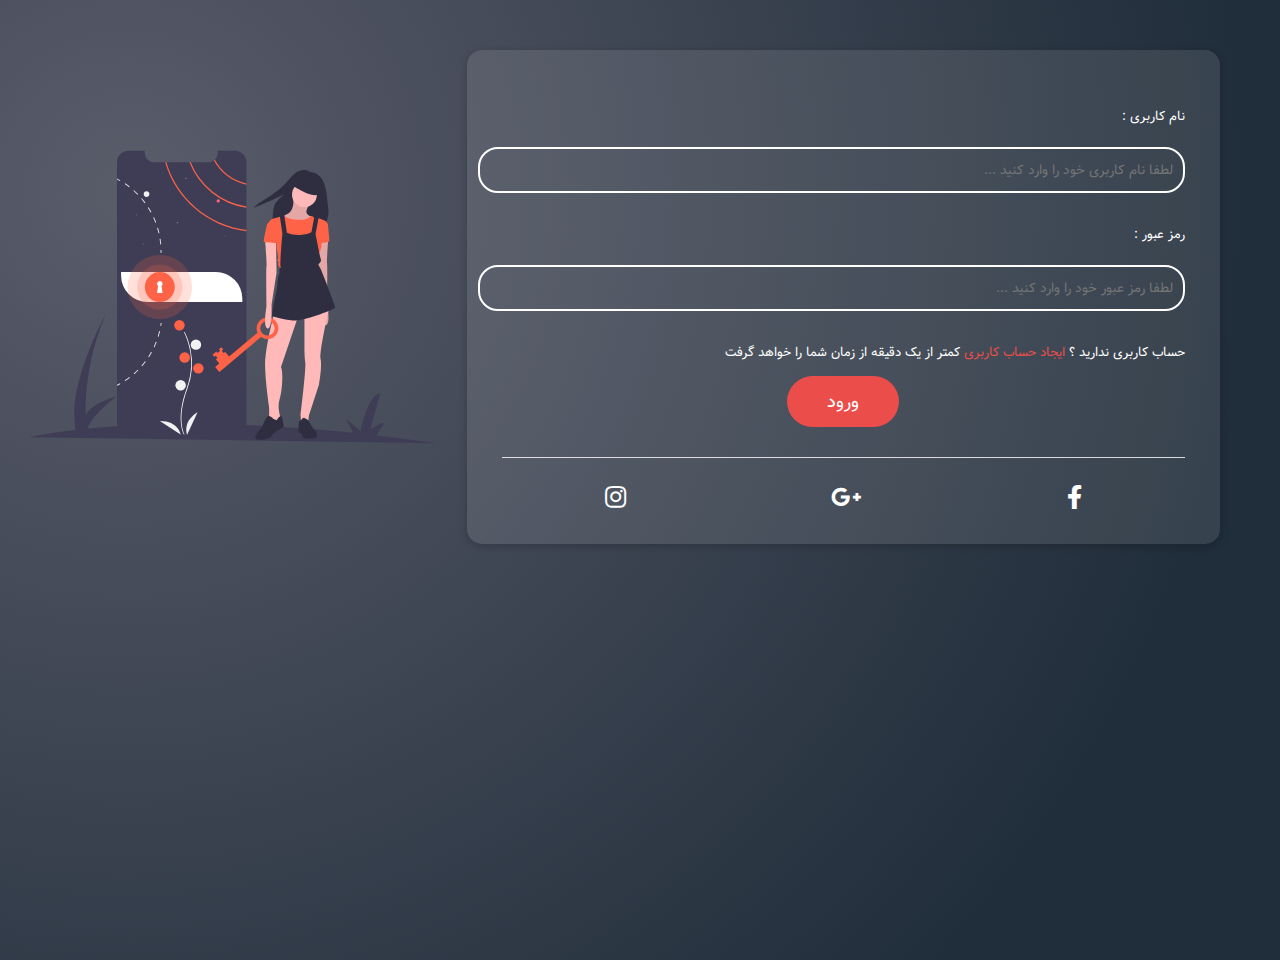
<file: shopping/login.html>
<!DOCTYPE html>
<html lang="en">
  <head>
    <meta charset="UTF-8" />
    <meta name="viewport" content="width=device-width, initial-scale=1.0" />
    <link rel="stylesheet" href="./css/main.css" />
    <link rel="stylesheet" href="./css/login.css" />
    <link rel="stylesheet" href="./css/flexboxgrid.css" />
    <link
      rel="stylesheet"
      href="https://cdnjs.cloudflare.com/ajax/libs/font-awesome/5.11.2/css/all.css"
    />
    <meta http-equiv="X-UA-Compatible" content="ie=edge" />
    <title>login</title>
  </head>
  <body>
    <main>
      <div class="login-container" style="height: 100vh">
        <div class="row">
          <div class="col-lg-8">
            <div class="login-box">
              <form action="">
                <div class="input-group">
                  <label for="">نام کاربری :</label>
                  <input
                    type="text"
                    placeholder="لطفا نام کاربری خود را وارد کنید ..."
                  />
                </div>
                <div class="input-group">
                  <label for="">رمز عبور :</label>
                  <input
                    type="text"
                    placeholder="لطفا رمز عبور خود را وارد کنید ..."
                  />
                </div>
                <p class="do-you-have">
                  حساب کاربری ندارید ؟
                  <a href="./register.html">ایجاد حساب کاربری</a>
                  کمتر از یک دقیقه از زمان شما را خواهد گرفت
                </p>
                <div class="submit-btn-container">
                  <input value="ورود" type="submit" />
                </div>
              </form>
              <div class="social-auth">
                <a href=""><i class="fab fa-facebook-f"></i></a>
                <a href=""><i class="fab fa-google-plus-g"></i></a>
                <a href=""><i class="fab fa-instagram"></i></a>
              </div>
            </div>
          </div>
          <div class="col-lg-4">
            <div class="login-img-container">
              <img src="./img/svg/login.svg" alt="" />
            </div>
          </div>
        </div>
      </div>
    </main>
  </body>
</html>
</file>
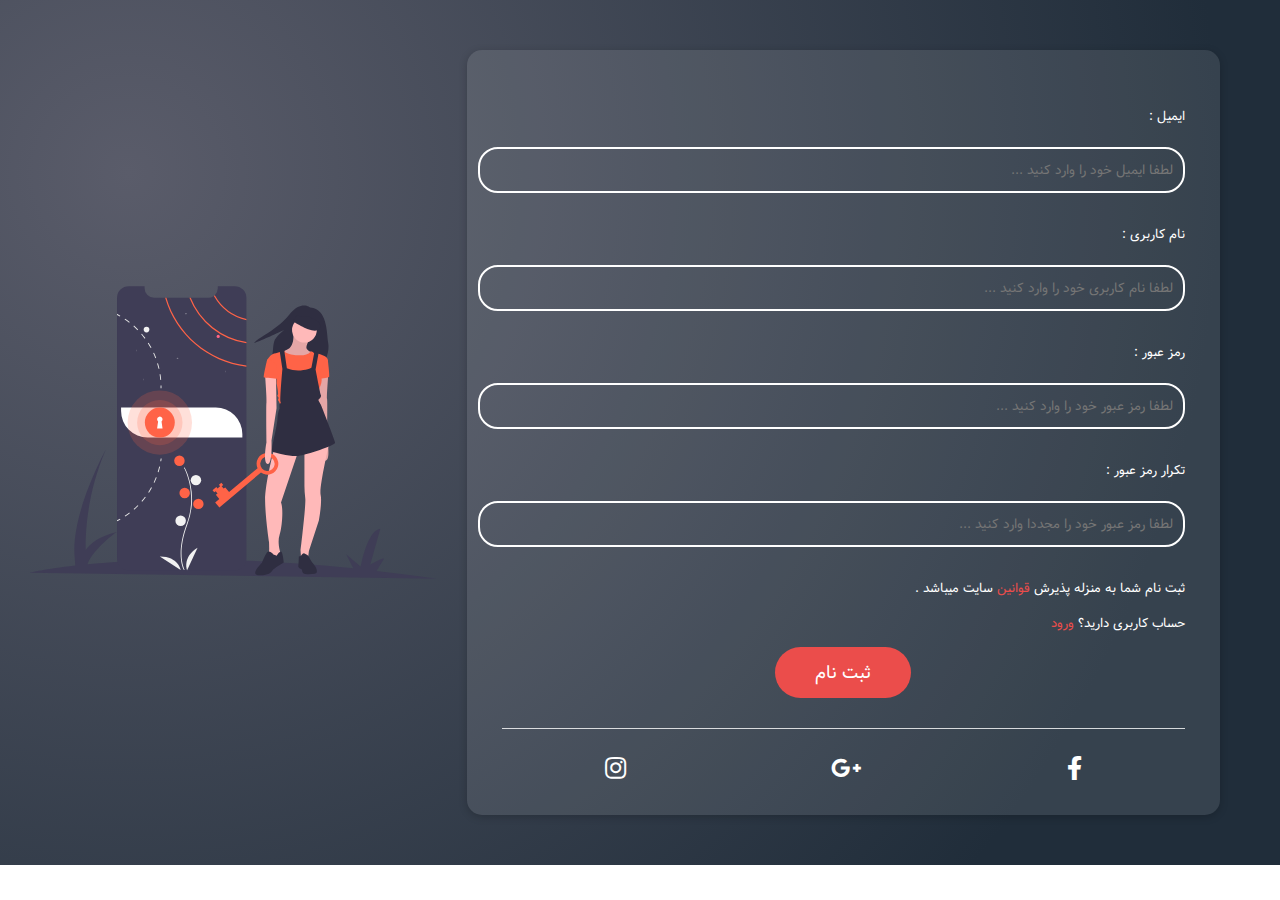
<file: shopping/register.html>
<!DOCTYPE html>
<html lang="en">
  <head>
    <meta charset="UTF-8" />
    <meta name="viewport" content="width=device-width, initial-scale=1.0" />
    <link rel="stylesheet" href="./css/main.css" />
    <link rel="stylesheet" href="./css/login.css" />
    <link rel="stylesheet" href="./css/flexboxgrid.css" />
    <link
      rel="stylesheet"
      href="https://cdnjs.cloudflare.com/ajax/libs/font-awesome/5.11.2/css/all.css"
    />
    <meta http-equiv="X-UA-Compatible" content="ie=edge" />
    <title>Register</title>
  </head>
  <body>
    <main>
      <div class="login-container">
        <div class="row">
          <div class="col-lg-8">
            <div class="login-box">
              <form action="">
                <div class="input-group">
                  <label for="">ایمیل :</label>
                  <input
                    type="text"
                    placeholder="لطفا ایمیل خود را وارد کنید ..."
                  />
                </div>
                <div class="input-group">
                  <label for="">نام کاربری :</label>
                  <input
                    type="text"
                    placeholder="لطفا نام کاربری خود را وارد کنید ..."
                  />
                </div>
                <div class="input-group">
                  <label for="">رمز عبور :</label>
                  <input
                    type="text"
                    placeholder="لطفا رمز عبور خود را وارد کنید ..."
                  />
                </div>
                <div class="input-group">
                  <label for="">تکرار رمز عبور :</label>
                  <input
                    type="text"
                    placeholder="لطفا رمز عبور خود را مجددا وارد کنید ..."
                  />
                </div>
                <p class="do-you-have">
                  ثبت نام شما به منزله پذیرش
                  <a href=""> قوانین</a>
                  سایت میباشد .
                </p>
                <p class="do-you-have">
                  حساب کاربری دارید؟
                  <a href="./login.html"> ورود</a>
                </p>
                <div class="submit-btn-container">
                  <input value="ثبت نام" type="submit" />
                </div>
              </form>
              <div class="social-auth">
                <a href=""><i class="fab fa-facebook-f"></i></a>
                <a href=""><i class="fab fa-google-plus-g"></i></a>
                <a href=""><i class="fab fa-instagram"></i></a>
              </div>
            </div>
          </div>
          <div class="col-lg-4">
            <div class="login-img-container">
              <img src="./img/svg/login.svg" alt="" />
            </div>
          </div>
        </div>
      </div>
    </main>
  </body>
</html>
</file>
<file: personal-site/styles/app.css>
/* App Fonts */

@font-face {
  font-family: "TTNorms";
  src: url("../fonts/TTNorms-Regular.otf") format("openType");
}
@font-face {
  font-family: "TTNorms Medium";
  src: url("../fonts/TTNorms-Medium.otf") format("openType");
}
@font-face {
  font-family: "TTNorms Light";
  src: url("../fonts/TTNorms-Light.otf") format("openType");
}

@font-face {
  font-family: "Times Roman Italic";
  src: url("../fonts/Times-new-roman-italic.ttf") format("truetype");
}

/* Normalize Css */

html {
  line-height: 1.15;
  -webkit-text-size-adjust: 100%;
}

body {
  margin: 0;
}

main {
  display: block;
}

h1 {
  font-size: 2em;
  margin: 0.67em 0;
}

hr {
  box-sizing: content-box;
  height: 0;
  overflow: visible;
}

pre {
  font-family: monospace, monospace;
  font-size: 1em;
}

a {
  background-color: transparent;
}

abbr[title] {
  border-bottom: none;
  text-decoration: underline;
  text-decoration: underline dotted;
}

b,
strong {
  font-weight: bolder;
}

code,
kbd,
samp {
  font-family: monospace, monospace;
  font-size: 1em;
}

small {
  font-size: 80%;
}

sub,
sup {
  font-size: 75%;
  line-height: 0;
  position: relative;
  vertical-align: baseline;
}

sub {
  bottom: -0.25em;
}

sup {
  top: -0.5em;
}

img {
  border-style: none;
}

button,
input,
optgroup,
select,
textarea {
  font-family: inherit;
  font-size: 100%;
  line-height: 1.15;
  margin: 0;
}

button,
input {
  overflow: visible;
}

button,
select {
  text-transform: none;
}

button,
[type="button"],
[type="reset"],
[type="submit"] {
  -webkit-appearance: button;
}

button::-moz-focus-inner,
[type="button"]::-moz-focus-inner,
[type="reset"]::-moz-focus-inner,
[type="submit"]::-moz-focus-inner {
  border-style: none;
  padding: 0;
}

button:-moz-focusring,
[type="button"]:-moz-focusring,
[type="reset"]:-moz-focusring,
[type="submit"]:-moz-focusring {
  outline: 1px dotted ButtonText;
}

fieldset {
  padding: 0.35em 0.75em 0.625em;
}

legend {
  box-sizing: border-box;
  color: inherit;
  display: table;
  max-width: 100%;
  padding: 0; /* 3 */
  white-space: normal;
}

progress {
  vertical-align: baseline;
}

textarea {
  overflow: auto;
}

[type="checkbox"],
[type="radio"] {
  box-sizing: border-box;
  padding: 0;
}

[type="number"]::-webkit-inner-spin-button,
[type="number"]::-webkit-outer-spin-button {
  height: auto;
}

[type="search"] {
  -webkit-appearance: textfield;
  outline-offset: -2px;
}

[type="search"]::-webkit-search-decoration {
  -webkit-appearance: none;
}

::-webkit-file-upload-button {
  -webkit-appearance: button;
  font: inherit;
}

details {
  display: block;
}

summary {
  display: list-item;
}

template {
  display: none;
}

[hidden] {
  display: none;
}

/* Start Project */

html {
  box-sizing: border-box;
}

*,
*:before,
*:after {
  box-sizing: inherit;
}

body {
  font-family: "TTNorms";
}

.container {
  max-width: 80rem;
  margin-right: auto;
  margin-left: auto;
  padding-right: 1rem;
  padding-left: 1rem;
}

.header__top {
  display: flex;
  justify-content: space-between;
  align-items: center;
  margin: 1rem 0;
}

.header__nav {
  display: flex;
  align-items: center;
}

.header__icon {
  font-size: 1.8rem;
  display: none;
  cursor: pointer;
}

.logo__nav {
  height: 1.5rem;
  margin-right: 4rem;
}

.nav__list {
  display: flex;
  margin: 0;
  padding: 0;
}

.list {
  list-style-type: none;
  padding: 0 1rem;
}

.list__item {
  text-decoration: none;
  color: #081d43;
}

.nav__link {
  text-decoration: none;
  color: #fff;
  background-color: #2f5bea;
  padding: 0.6rem 1rem;
  border-radius: 5px;
  border: 1px solid #0050c8;
}

/* header bottom */
.header__bottom {
  display: flex;
  justify-content: space-between;
  align-items: center;
  margin-top: 6rem;
}

.left__content {
  flex-basis: 50%;
}

.right__content {
  flex-basis: 50%;
}

.left-content__wrapper {
  max-width: 27rem;
}

.header__title {
  color: #081d43;
  font-family: "TTNorms Medium";
  font-weight: normal;
  line-height: 2.5rem;
}

.header__pragraph {
  color: #6c7890;
  line-height: 2rem;
}

.header-bottom__btn {
  display: flex;
  gap: 15px;
}

.left-content__btn {
  text-decoration: none;
  width: 140px;
  text-align: center;
  border-radius: 5px;
  padding: 0.6rem 20px;
  background-color: #87bc25;
  color: #fff;
}

.left-content__btn:nth-child(2) {
  background-color: #2f5bea;
}

.header__img {
  width: 100%;
}

/* Start main */

.main-works {
  margin-top: 100px;
}
.main-title-one {
  text-align: center;
  font-family: "TTNorms";
  color: #6c7890;
  font-size: 15px;
  margin: 0;
  text-transform: uppercase;
}
.main-title-two {
  text-align: center;
  color: #081d43;
  font-size: 30px;
  font-weight: normal;
  margin-top: 0.8rem;
}

.main-one-mid__content {
  display: flex;
  text-align: center;
  justify-content: space-around;
  margin-top: 30px;
  flex-wrap: wrap;
}
.mid__content {
  max-width: 16rem;
}
.mid-textOne__content {
  color: #081d43;
  font-size: 18px;
}
.mid-textTwo__content {
  color: #6c7890;
  line-height: 2rem;
}
.main-one__buttom {
  margin: 2rem auto;
  max-width: 30rem;
}
.main-one__img {
  width: 100%;
}

/* comments */

.comments {
  width: 100%;
  background-color: #0050c8;
  min-height: 36rem;
}

.comments-title {
  text-align: center;
  padding: 2rem 0 0 0;
  max-width: 26rem;
  margin-left: auto;
  margin-right: auto;
  color: #fff;
}
.comments-title__title {
  font-weight: normal;
  font-size: 30px;
  margin: 0;
  font-family: "TTNorms Medium";
}
.comments-title__text {
  font-weight: normal;
  font-size: 14px;
  line-height: 1.8rem;
  margin: 0;
  max-width: 25rem;
  font-family: "TTNorms Light";
}

.comments-container {
  max-width: 52rem;
  margin: 0 auto;
}

.comments-box {
  display: flex;
  justify-content: center;
  margin: 3rem auto;
}

.comments-box__wrapper {
  flex-basis: 16rem;
  background-color: #fff;
  min-height: 14rem;
  display: flex;
  flex-direction: column;
  justify-content: space-between;
  border-radius: 0.5rem;
  margin: 1rem;
}
.comments__text {
  margin: 0;
  font-family: "Times Roman Italic";
  font-size: 13px;
  color: #7e8085;
  line-height: 1.3rem;
  padding: 10px;
}

.comments__author {
  margin: 0;
  display: flex;
  align-items: center;
  justify-content: center;
  border-top: 1px solid #e8ebef;
  padding: 10px;
}
.comments-author__img {
  margin-right: 0.8rem;
}
.comments-author__name {
  margin: 0;
  font-size: 12px;
}

.comments-logo {
  display: flex;
  justify-content: space-between;
  flex-wrap: wrap;
}
.comments-logo__img {
  margin: 1rem;
  display: block;
}

/* portfolio */
.portfolio {
  padding: 3rem 0;
  text-align: center;
}

.portfolio__items {
  display: flex;
  flex-wrap: wrap;
  justify-content: space-around;
}
.portfolio__item {
  flex-basis: 22rem;
  margin-top: 1.5rem;
  border-radius: 0.5rem;
  overflow: hidden;
}
.portfolio__img {
  width: 100%;
  height: 100%;
  object-fit: cover;
}

/* Footer  */

.newsletter {
  width: 100%;
  background-color: #2c57e4;
  padding: 6.5rem 0;
}

.newsletter__container {
  display: flex;
  justify-content: space-between;
  align-items: center;
}
.newsletter__text {
  color: #fff;
  font-weight: normal;
  font-size: 25px;
}
.newsletter__email {
  display: flex;
  justify-content: space-between;
  align-items: center;
  flex-basis: 23rem;
  background-color: #fff;
  border-radius: 0.3rem;
  padding: 0.4rem;
}

.newsletter__input {
  border: none;
  outline: none;
  padding: 0.3rem 0.3rem 0.3rem 1.5rem;
  width: 100%;
}
.newsletter__btn {
  border: none;
  outline: none;
  background-color: #2f5bea;
  padding: 1rem 1.5rem;
  display: flex;
  justify-content: center;
  align-items: center;
  border-radius: 0.3rem;
  margin: 0.2rem;
}

.copy__right-wrapper {
  display: flex;
  justify-content: space-between;
  align-items: center;
  margin: 1rem 0;
  flex-wrap: wrap;
}

.info-text {
  color: #6c7890;
  font-size: 14px;
}

/* Project Responsive */

@media only screen and (max-width: 1200px) {
  .container {
    max-width: 960px;
  }
  .portfolio__item {
    flex-basis: 27rem;
  }
}

@media only screen and (max-width: 992px) {
  .container {
    max-width: 720px;
  }
  .nav__link {
    display: none;
  }
  .header__bottom {
    flex-direction: column-reverse;
    margin-top: 3rem;
  }
  .left__content {
    flex-basis: 100%;
  }
  .left-content__wrapper {
    max-width: 100%;
  }
  .header-bottom__btn {
    flex-wrap: wrap;
  }
  .comments-logo {
    justify-content: center;
  }
  .comments-box {
    flex-wrap: wrap;
  }
  .portfolio__item {
    flex-basis: 20rem;
  }
  .newsletter__text {
    flex-basis: 25rem;
  }
  .left__content {
    text-align: center;
  }
  .header-bottom__btn {
    align-items: center;
    justify-content: center;
  }
}

@media only screen and (max-width: 768px) {
  .container {
    max-width: 540px;
  }
  .header__icon {
    display: block;
  }
  .nav__list {
    /* display: none; */
    position: fixed;
    top: 0;
    left: -256px;
    bottom: 0;
    background-color: #3f64df;
    flex-direction: column;
    width: 16rem;
    padding: 2rem 1rem;
    transition: 0.4s all;
  }
  .list {
    margin-bottom: 2.5rem;
    font-size: 1.2rem;
  }
  .list__item {
    color: #fff;
  }
  .mid__content {
    max-width: 14rem;
  }
  .comments-box__wrapper {
    flex-basis: 12rem;
    min-height: 15rem;
  }
  .portfolio__item {
    flex-basis: 100%;
  }
  .newsletter__container {
    display: flex;
    flex-direction: column;
  }
  .newsletter__text {
    flex-basis: auto;
    width: 100%;
  }
  .newsletter__email {
    flex-basis: auto;
    width: 100%;
  }
}

@media only screen and (max-width: 576px) {
  .container {
    max-width: 100%;
  }
  .mid__content {
    margin-bottom: 1.5rem;
  }
  .comments-box__wrapper {
    flex-basis: 20rem;
    min-height: 15rem;
  }
}
</file>
<file: tourCompany/styles/fonts.css>
@font-face {
    font-family: "Roboto";
    src: url("../fonts/Roboto/Roboto-Regular.ttf") format("truetype");
}

@font-face {
    font-family: "Roboto Medium";
    src: url("../fonts/Roboto/Roboto-Medium.ttf") format("truetype");
}


@font-face {
    font-family: "Archivo Black";
    src: url("../fonts/Archivo/Archivo-Black.ttf") format("truetype");
}
</file>
<file: tourCompany/styles/app.css>
:root {
  --primary-color: #e76f51;
  --secondary-color: #f8e1db;
  --white: #fff;
  --grey: #d2d2d2;
  --dark: #3b3735;
  --app-bg: #faf4f2;
  --primary-font: "Roboto", Arial, Helvetica, sans-serif;
  --primary-font-md: "Roboto Medium", Arial, Helvetica, sans-serif;
  --secondary-font: "Archivo Black", Arial, Helvetica, sans-serif;
}

html {
  box-sizing: border-box;
  font-size: 62.5%; /* 10px */
  scroll-behavior: smooth;
}

*,
*:after,
*:before {
  box-sizing: inherit;
}

body {
  line-height: 1.6;
  font-size: 1.6rem;
  font-family: var(--primary-font);
  background-color: var(--app-bg);
}

/*

-- Reset Style --

*/

a {
  text-decoration: none;
}

/*

-- Helper Class --

*/

/*

-- Component --

*/
.btn {
  border-radius: 10rem;
  color: var(--white);
  background-color: var(--dark);
  width: 18rem;
  height: 5rem;
  display: flex;
  justify-content: center;
  align-items: center;
  margin-right: auto;
  margin-left: auto;
  font-family: var(--primary-font-md);
}

/*

-- App Style --

*/

.header {
  background: linear-gradient(rgba(59, 55, 53, 0.5), rgba(59, 55, 53, 0.5)),
    url("../images/header-bg.jpg");
  background-position: center;
  background-size: cover;
  min-height: 70rem;
  border-bottom-left-radius: 10rem;
  border-bottom-right-radius: 10rem;
}

/*

=======
  Nav
=======

*/
.nav {
  display: flex;
  justify-content: space-between;
  align-items: center;
  padding: 2.5rem 0;
}

.nav__wrapper {
  display: flex;
  align-items: center;
}

/*

==============
   App Logo
==============

*/
.app-logo {
  display: block;
  width: 5.5rem;
  height: 5.5rem;
  margin-right: 4rem;
}

.app-logo__img {
  width: 100%;
  height: 100%;
}

/*

=======================
  Main Menu (desktop)
=======================

*/
.menu {
  display: none;
}

.menu__item {
  margin-right: 1.5rem;
}

.menu__link {
  color: var(--grey);
  transition: color 100ms ease-in;
}

.menu__link:hover {
  color: var(--white);
}

.menu__link--active {
  color: var(--white);
  position: relative;
  z-index: 1;
}

.menu__link--active::before {
  content: " ";
  position: absolute;
  right: 0;
  left: 0;
  top: 7px;
  width: 4rem;
  height: 0.3rem;
  border-radius: 10rem;
  background-color: var(--primary-color);
  transform: rotate(45deg);
  z-index: -1;

  margin: 0 auto;
}

/*

======================
    Navigation Menu
======================

*/
.nav-menu {
  position: fixed;
  top: 0;
  left: -25rem;
  bottom: 0;
  width: 25rem;
  background-color: var(--dark);
  padding: 2.5rem;
  transition: all 250ms ease-in-out;
  z-index: 100;
}

.nav-menu--open {
  left: 0;
}

.nav-menu__title {
  color: var(--white);
  font-size: 2rem;
  font-family: var(--secondary-font);
  border-bottom: 1px solid var(--white);
  padding-bottom: 1rem;
  margin-bottom: 2rem;
  text-align: center;
}

/*

==============
  Mobile Menu
==============

*/

.mobile-menu {
  margin-bottom: 3rem;
}

.mobile-menu__item {
  margin-bottom: 1rem;
}

.mobile-menu__link {
  color: var(--white);
  position: relative;
  transition: all 250ms ease-in-out;
}

.mobile-menu__link::before {
  content: " ";
  position: absolute;
  left: 0;
  top: 0;
  bottom: 0;
  margin: auto;
  width: 0;
  height: 0.3rem;
  border-radius: 5rem;
  background-color: var(--primary-color);
  transition: all 250ms ease-in-out;
}

.mobile-menu__link:hover {
  padding-left: 2.2rem;
}

.mobile-menu__link:hover::before {
  width: 1.6rem;
}

/*

==============
   Nav Links
==============

*/
.nav-menu__links {
  display: flex;
}

.nav-menu__link {
  color: var(--white);
  border: 1px solid var(--white);
  display: block;
  padding: 1rem;
  flex-grow: 1;
  text-align: center;
  transition: all 100ms ease-in;
}

.nav-menu__link:hover {
  background-color: #fff;
  color: var(--dark);
}

.nav-menu__link--border {
}

/*

=================
   Header Links
=================

*/
.nav__links {
  display: none;
}

.nav__link {
  color: var(--white);
  font-family: var(--primary-font-md);
  margin-left: 1.5rem;
}

.nav__link--border {
  border: 1px solid var(--white);
  padding: 1rem 2.5rem;
  border-radius: 10rem;
  transition: all 100ms ease-in;
}

.nav__link--border:hover {
  background-color: var(--white);
  color: var(--dark);
}

/*

=============
   Nav Btn
=============

*/
.nav__btn {
  background-color: var(--white);
  width: 5.5rem;
  height: 5.5rem;
  border-radius: 2rem;
  display: flex;
  justify-content: center;
  align-items: center;
  cursor: pointer;
}

.nav__btn-line {
  display: block;
  width: 3rem;
  height: 0.3rem;
  border-radius: 5rem;
  background-color: var(--primary-color);
  position: relative;
  transition: all 150ms ease-in-out;
}

.nav__btn-line::before,
.nav__btn-line::after {
  content: " ";
  position: absolute;
  width: 3rem;
  height: 0.3rem;
  border-radius: 5rem;
  background-color: var(--primary-color);
  transition: all 200ms ease-in-out;
}

.nav__btn-line::before {
  top: -0.8rem;
}

.nav__btn-line::after {
  top: 0.8rem;
}

.nav__btn--open .nav__btn-line {
  background-color: transparent;
}

.nav__btn--open .nav__btn-line::before {
  transform: translateY(8px) rotate(45deg);
}

.nav__btn--open .nav__btn-line::after {
  transform: translateY(-8px) rotate(-45deg);
}

/*

==================
  Header Content
==================

*/

.header-content {
  text-align: center;
  color: var(--white);
  margin-top: 6rem;
}

.header-content__title {
  font-family: var(--secondary-font);
  font-size: 5rem;
  line-height: 1.2;
  max-width: 35rem;
  margin: 0 auto 3rem auto;
}

.header-content__caption {
  font-size: 1.8rem;
  max-width: 34rem;
  margin: 0 auto 2rem auto;
}

.header-content__link {
  background-color: var(--primary-color);
}

/*

-- Main --

*/

.main {
  padding: 4rem 0;
}

/*

==================
     Services
==================

*/
.services {
  margin-top: -20rem;
  display: flex;
  flex-wrap: wrap;
  margin-left: -1rem;
  margin-right: -1rem;
}
.service {
  background-color: var(--white);
  width: 30rem;
  height: 26rem;
  border-radius: 2rem;
  text-align: center;
  display: flex;
  flex-direction: column;
  align-items: center;
  justify-content: center;
  padding: 0 2rem;
  color: var(--dark);
  margin-bottom: 2rem;
  flex-grow: 1;
  margin-right: 1rem;
  margin-left: 1rem;
}
.service__img {
  display: block;
}
.service__title {
  font-family: var(--secondary-font);
  font-size: 1.8rem;
  margin: 1.5rem 0 0.6rem 0;
}
.service__caption {
}

/*

==================
   Destinations
==================

*/

.destinations {
  text-align: center;
  padding: 6rem 0;
  color: var(--dark);
}
.destinations__logo {
  width: 8rem;
  height: 8rem;
}
.destinations__title {
  font-family: var(--secondary-font);
  font-size: 3rem;
  max-width: 36rem;
  margin: 3rem auto;
}

.destinations__places {
  display: flex;
  flex-wrap: wrap;
  margin-left: -1rem;
  margin-right: -1rem;
}
.place {
  background-color: var(--white);
  border-radius: 2rem;
  padding: 2rem;
  color: var(--dark);
  margin-bottom: 2rem;
  margin-right: 1rem;
  margin-left: 1rem;
  width: 30rem;
  flex-grow: 1;
  overflow: hidden;
}
.place__banner {
  position: relative;
  border-radius: 2rem;
  overflow: hidden;
  height: 18rem;
}
.place__img {
  width: 100%;
  height: 100%;
  object-fit: cover;
}
.place__like {
  background-color: var(--white);
  display: flex;
  align-items: center;
  justify-content: center;
  position: absolute;
  top: 1.5rem;
  right: 1.5rem;
  width: 4rem;
  height: 4rem;
  border-radius: 1.5rem;
  cursor: pointer;
}
.place__like-icon {
}
.place__like-icon--fill {
  fill: var(--primary-color);
}
.place__price {
  background-color: var(--white);
  position: absolute;
  bottom: -0.8rem;
  left: 0;
  right: 0;
  width: 12rem;
  margin: 0 auto;
  padding: 0.5rem 2rem;
  border-radius: 1rem;
}
.place__price-text {
  font-family: var(--primary-font-md);
  color: var(--primary-color);
  text-align: center;
}
.place__title {
  font-family: var(--secondary-font);
  margin-top: 3rem;
  margin-bottom: 0.5rem;
  font-size: 1.8rem;
  white-space: nowrap;
  text-overflow: ellipsis;
  overflow: hidden;
}
.place__caption {
  margin-bottom: 3rem;
}
.place__link {
  color: #8d8d8d;
  background-color: rgba(141, 141, 141, 0.1);
}

.destinations__btn {
  color: var(--primary-color);
  border: 1px solid var(--primary-color);
  background-color: transparent;
  transition: all 100ms ease-in;
  margin-top: 3rem;
}

.destinations__btn:hover {
  color: var(--app-bg);
  background-color: var(--primary-color);
}

/*

==================
    NewsLetter
==================

*/

.newsletter {
  background-color: var(--secondary-color);
  border-radius: 2rem;
  color: var(--dark);
  text-align: center;
  padding: 3rem 2rem;
  display: flex;
  flex-direction: column-reverse;
  margin: 6rem 0;
  position: relative;
  overflow: hidden;
}
.newsletter::before {
  content: "";
  position: absolute;
  top: 15rem;
  bottom: 0;
  left: -15rem;
  right: 0;
  background: url("../images/svgs/shape3.svg") no-repeat;
  width: 50rem;
  height: 50rem;
  background-size: contain;
}

.newsletter__content,
.newsletter__banner {
  z-index: 2;
}
.newsletter__title {
  font-family: var(--secondary-font);
  font-size: 3rem;
  margin: 1.5rem auto;
}
.newsletter__caption {
  font-family: var(--primary-font-md);
}

.newsletter__email-box {
  position: relative;
  background-color: var(--white);
  height: 8rem;
  padding: 0 1.5rem;
  border-radius: 2rem;
  margin-top: 2rem;
}
.newsletter__form {
  height: 100%;
  display: flex;
  align-items: center;
}
.newsletter__email-icon {
  flex-shrink: 0;
}
.newsletter__input {
  outline: none;
  border: none;
  height: 100%;
  color: #8d8d8d;
  background-color: var(--white);
  width: 100%;
  padding: 0 1rem;
  font-size: 1.6rem;
}
.newsletter__submit {
  outline: none;
  border: none;
  background-color: var(--primary-color);
  width: 5rem;
  height: 5rem;
  border-radius: 2rem;
  flex-shrink: 0;
  display: flex;
  align-items: center;
  justify-content: center;
  cursor: pointer;
}

.newsletter__banner {
}
.newsletter__img {
  width: 100%;
}

/*

-- Footer --

*/
.footer {
  background-color: var(--secondary-color);
  border-top-left-radius: 10rem;
  border-top-right-radius: 10rem;
  color: var(--dark);
  padding-bottom: 4rem;
}
.footer > .container {
  padding-top: 10rem;
}
.footer__title {
  font-family: var(--secondary-font);
  font-size: 1.8rem;
  margin-bottom: 1rem;
}
.footer__scroll {
  width: 5rem;
  height: 5rem;
  background-color: var(--white);
  display: flex;
  justify-content: center;
  align-items: center;
  border-radius: 2rem;
  position: absolute;
  right: 0;
  top: -2.5rem;
  left: 0;
  margin: 0 auto;
}

.footer__wrapper {
  /*display: flex;*/
  /*justify-content: space-between;*/
}

/*

==================
   Footer Left
==================

*/
.footer__left {
  max-width: 60rem;
}
.footer-content {
  margin-bottom: 2rem;
}
.footer-content__description {
}
.footer-app {
  display: none;
}
.footer__title {
}
.footer-app__link {
}
.footer-app__img {
}

/*

==================
   Footer Right
==================

*/

.footer__right {
  display: flex;
  flex-wrap: wrap;
  margin-bottom: 2rem;
}
.footer-list {
  width: 16rem;
  margin-left: 1rem;
  margin-bottom: 1rem;
}
.footer-pages {
}
.footer-pages__item {
}
.footer-pages__link {
  color: var(--dark);
}
.footer-pages__link:hover {
  text-decoration: underline;
}

.footer-app--mobile {
  display: block;
}

.footer__copy-right {
  text-align: center;
  font-size: 1.4rem;
  margin-top: 2rem;
}
</file>
<file: tourCompany/styles/responsive.css>
@media (max-width: 380px) {
    .header-content__title {
        font-size: 4rem;
    }
    .destinations__title{
        font-size: 2.4rem;
    }
    .newsletter__title{
        max-width: 16rem;
    }
    .footer{
        text-align: center;
    }
    .footer__right{
        justify-content: center;
    }
    .footer-list{
        margin-left: 0;
        width: 100%;
    }
}

@media (min-width: 576px) {

}

@media (min-width: 768px) {
    .nav__btn, .nav-menu {
        display: none;
    }

    .menu {
        display: flex;
    }
    .newsletter{
        flex-direction: row;
        text-align: left;
        align-items: center;
    }
    .newsletter__content{
        flex-basis: 60%;
        padding-right: 2rem;
    }
    .newsletter__banner{
        flex-basis: 40%;
    }
    .newsletter::before{
        width: auto;
        height: auto;
        top: -5rem;
        left: -40rem;
        background-size: auto;
        background-position: center left;
    }
}

@media (min-width: 992px) {
    .nav__links {
        display: block;
    }
    .header-content__caption {
        max-width: 50rem;
    }
    .newsletter__content{
        padding-right: 4rem;
    }
    .newsletter__title{
        margin-bottom: 0;
    }

    .footer-app{
        display: block;
    }
    .footer-app--mobile{
        display: none;
    }
    .footer__wrapper{
        display: flex;
    }
    .footer__left{
        max-width: 50rem;
    }
    .footer__scroll{
        left: auto;
    }
    .newsletter::before{
        top: -10rem;
        left: -30rem;
    }
}

@media (min-width: 1200px) {
    .newsletter{
        justify-content: space-between;
    }
    .newsletter__content{
        flex-basis: auto;
        width: 60rem;
    }
    .newsletter__banner{
        flex-basis: auto;
        width: 42rem;
    }
    .footer__wrapper{
        justify-content: space-between;
    }
    .footer-list{
        margin-bottom: 0;
        margin-left: 2rem;
    }
    .newsletter::before{
        top: -15rem;
        left: -15rem;
    }
}

@media (min-width: 1400px) {
    .newsletter{
        padding: 3rem 6rem;
    }
}
</file>
<file: tourCompany/styles/grid.css>
.container {
    width: 100%;
    padding-right: 1.5rem;
    padding-left: 1.5rem;
    margin-right: auto;
    margin-left: auto;
}

@media (min-width: 576px) {
    .container {
        width: 54rem;
    }
}

@media (min-width: 768px) {
    .container {
        width: 72rem;
    }
}

@media (min-width: 992px) {
    .container {
        width: 96rem;
    }
}

@media (min-width: 1200px) {
    .container {
        width: 114rem;
    }
}
@media (min-width: 1400px) {
    .container {
        width: 137rem;
    }
}
</file>
<file: shopping/css/main_ui.css>
.btn {
  border-width: 2px;
  font-weight: 400;
  font-size: 0.8571em;
  line-height: 1.35em;
  margin: 5px 1px;
  border: none;
  border-radius: 0.1875rem;
  padding: 11px 22px;
  cursor: pointer;
  background-color: #888;
  color: #ffffff;
}

.btn:hover,
.btn:focus,
.btn:active,
.btn:active:focus,
.btn:active:hover {
  background-color: #979797;
  color: #ffffff;
  box-shadow: none;
}

.btn:hover {
  box-shadow: 0 3px 8px 0 rgba(0, 0, 0, 0.17);
}

.btn:disabled,
.btn:disabled:hover,
.btn:disabled:focus,
.btn:disabled:active {
  background-color: #888;
  border-color: #888;
}

.btn:hover,
.btn:focus {
  opacity: 1;
  filter: alpha(opacity=100);
  outline: 0 !important;
}

.btn:active {
  -webkit-box-shadow: none;
  box-shadow: none;
  outline: 0 !important;
}

.btn:disabled {
  opacity: 0.5;
  filter: alpha(opacity=50);
}

/*           badges             */

input {
  font-family: "Montserrat", "Helvetica Neue", Arial, sans-serif;
}

h3 {
  font-weight: 400;
}

a {
  color: #f96332;
}

a:hover,
a:focus {
  color: #f96332;
}

h3 {
  font-size: 2em;
  margin-bottom: 30px;
  line-height: 1.4em;
}

p {
  line-height: 1.61em;
}

body {
  color: #2c2c2c;
  font-size: 14px;
  font-family: "Montserrat", "Helvetica Neue", Arial, sans-serif;
  -moz-osx-font-smoothing: grayscale;
  -webkit-font-smoothing: antialiased;
}

/* Animations */

img {
  max-width: 100%;
  border-radius: 1px;
}

/* --------------------------------

Nucleo Outline Web Font - nucleoapp.com/
License - nucleoapp.com/license/
Created using IcoMoon - icomoon.io

-------------------------------- */

@font-face {
  font-family: "Nucleo Outline";
  src: url("../fonts/nucleo-outline.eot");
  src: url("../fonts/nucleo-outline.eot") format("embedded-opentype"),
    url("../fonts/nucleo-outline.woff2") format("woff2"),
    url("../fonts/nucleo-outline.woff") format("woff"),
    url("../fonts/nucleo-outline.ttf") format("truetype");
  font-weight: normal;
  font-style: normal;
}

/*------------------------
	base class definition
-------------------------*/

@media screen and (max-width: 991px) {
  .sidebar-collapse .wrapper {
    -webkit-transition: all 0.5s cubic-bezier(0.685, 0.0473, 0.346, 1);
    -moz-transition: all 0.5s cubic-bezier(0.685, 0.0473, 0.346, 1);
    -o-transition: all 0.5s cubic-bezier(0.685, 0.0473, 0.346, 1);
    -ms-transition: all 0.5s cubic-bezier(0.685, 0.0473, 0.346, 1);
    transition: all 0.5s cubic-bezier(0.685, 0.0473, 0.346, 1);
  }
}

@media screen and (min-width: 992px) {
}
</file>
<file: shopping/css/main.css>
/*** uncss> filename: assets/css/main.css ***/

@font-face {
  font-family: "vazir-fd-wl";
  src: url("../fonts/vazir/vazir-fd-wl.ttf") format("truetype");
}
@font-face {
  font-family: "vazir-bold-fd-wl";
  src: url("../fonts/vazir/vazir-bold-fd-wl.ttf") format("truetype");
}
body {
  direction: rtl;
  text-align: right;
  font-family: vazir-fd-wl;
  font-size: 16px;
  background-color: #fff;
  color: #515151;
  overflow-x: hidden;
  margin: 0;
}

a,
a:hover {
  color: #515151;
  text-decoration: none;
  transition: all 0.2s ease-out;
}

ul {
  padding: 0;
}

li {
  list-style: none;
}

.default {
  width: 100%;
  height: auto;
  float: right;
}

input {
  font-family: vazir-fd-wl;
}

/* header */

/* ----------------- Start Header */

/* ----------------- End Header */

/* ----------------- Start Main-Menu */

/* ----------------- End Main-Menu */

/* header */

/* main */

.top-section img {
  object-fit: cover;
}
.h-100 {
  height: 100% !important;
}

/* ----------------- Start Sidebar */

/* ----------------- End Sidebar */

/* ----------------- Start Main Slider */

/* ----------------- Start Amazing Slider */
/* main */

/* footer */
footer.main-footer {
  margin-top: 50px;
}

.back-to-top {
  display: inline-block;
  float: left;
  border-radius: 0px 20px 0px 0px;
  background-color: #f1f9fa;
  padding: 10px 8px;
}
.back-to-top span {
  color: #707271;
}
.back-to-top a {
  color: #515151 !important;
}

.back-to-top .icon {
  display: inline-block;
  width: 30px;
  height: 30px;
  background: -webkit-linear-gradient(#61bec3, #46a9ae);
  color: #fff;
  border-radius: 50%;
  margin-left: 5px;
  text-align: center;
  vertical-align: middle;
  line-height: 35px;
}

footer.main-footer .footer-services .service-item {
  text-align: center;
  position: relative;
  font-size: 13px;

  color: #606060;
  letter-spacing: 0px;
  margin: auto;
}
footer.main-footer .footer-services img {
  background: #ffffff;
  border-radius: 100% 90% 20% 100%/75% 69% 80% 95%;
  box-sizing: border-box;
}

/* footer */

/* login---register---welcome Page */

/* login---register---welcome---checkout Page */

/* Search Page */

/* Search Page */

/* 404 Page */
/* 404 Page */

/* Cart Page */
.card-header .card-title span {
  display: inline-block;
  border-bottom: 1px solid #61bec3;
  font-weight: bold;
  font-size: 16px;
  padding-bottom: 10px;
  position: relative;
  top: 1px;
}
.card-header .card-title {
  border-bottom: 2px solid #e0e0e0;
  padding-bottom: 0;
  line-height: 2;
  letter-spacing: 0px;
}
.card-header {
  border-radius: 0;
  padding: 0;
  background-color: transparent;
  border-bottom: none;
  margin-bottom: 15px;
}

/*Final-payment.html  start*/
/*Final-payment.html end*/

/*contact-us.html  start*/
/*contact-us.html end*/

/*cart.html start*/
.cart-page thead {
  border-radius: 6px 6px 0 0;

  background-color: #eff8f9;
}
.cart-page th {
  border: none !important;
  line-height: 23px;
  min-width: 114px;
}

.cart_price del {
  display: inline-block;
  margin-left: 13px;
  font-size: 14px;
  color: #c3c3c3;
}
.cart_price ins {
  color: #61bec3;
  font-size: 15px;
  font-weight: 500;
  text-decoration: none;
  background-color: #f1f9fa;
  padding: 5px 10px;
  border-radius: 34px;
}
.cart_content .card-header {
  border-radius: 0;
  padding: 0;
  background-color: transparent;
  border-bottom: none;
  margin-bottom: 15px;
}
.cart_content .card-header .card-title {
  border-bottom: 2px solid #e0e0e0;
  padding-bottom: 0;
  line-height: 2;
  letter-spacing: 0px;
}
.cart_content div {
  display: inline-block;
}
.cart_content span {
  font-size: 12px;
  margin-left: 2px;
}
.cart_content .cart_price ins span {
  font-size: 16px;
  margin-left: 2px;
}
.cart_content .item_property {
  color: #46a9ae;
}
.cart_content .card-header .card-title span {
  display: inline-block;
  border-bottom: 1px solid #61bec3;
  font-weight: bold;
  font-size: 16px;
  padding-bottom: 10px;
  position: relative;
  top: 1px;
}
.cart_details {
  border-radius: 10px;
  background-color: #fafafa;
  padding: 35px 30px;
  display: -webkit-box;
  display: -ms-flexbox;
  display: flex;
  -webkit-box-align: stretch;
  -ms-flex-align: stretch;
  align-items: stretch;
  -webkit-box-pack: justify;
  -ms-flex-pack: justify;
  justify-content: space-between;
  direction: rtl;
}
.cart_details .text_details {
  margin-top: 15px;
}
.cart_details p:first-child {
  color: #f37a23;
}
.cart_details .text_details p {
  font-size: 14px;
  padding-top: 5px;
}
.cart_details .table_details {
  font-size: 15px;
  text-align: center;
}
.cart_details .table_details td {
  border: none;
}
.cart_details .table_details td span {
  font-size: 12px;
}
.cart_details .table_details .all {
  font-weight: 800;
  font-size: 16px;
  background: -webkit-linear-gradient(#61bec3, #46a9ae);
  -webkit-background-clip: text;
  -webkit-text-fill-color: transparent;
}
.cart_details .table_details .all td:last-child {
  font-size: 20px;
}

.cart_item .price_alltd {
  font-size: 17px;
  color: #46a9ae;
}
.cart_item .price_alltd span {
  font-size: 10px;
}
.cart_item td i {
  position: absolute;
  width: 20px;
  height: 20px;
  padding: 3px 4px;
  border-radius: 15px;
  font-size: 14px;
  background-color: #ff6060;
  z-index: 99;
  color: #fff;
  right: 15px;
}
.cart_item td i:hover {
  background-color: #fb1313;
  color: #fff;
}

.cart_item {
  border-top: 1px solid #eaeaea;
  text-align: center;
  overflow: hidden;
}

.cart_item:first-child {
  border-top: none;
}

.cart_item td {
  border: 0;
}

.cart_item td {
  position: relative;
  vertical-align: middle;
  text-align: right;
}
.cart_item td img {
  width: 140px;
  border-radius: 15px;
}
.cart_item .tedad {
  padding: 15px;
  width: 70%;
  height: 100%;
  padding: 10px;
  line-height: 1.833;
  font-family: vazir-fd-wl;
  font-weight: 300;
  font-size: 14px;
  border-radius: 7px;
  background-color: #f1f9fa;
  border: 1px solid rgba(255, 255, 255, 0.25);
  color: #474747;
  outline: none;
}

.cart-page-content {
  margin: auto;
}
.cart_title {
  font-size: 15px;
  line-height: 1.88;
  margin-bottom: 15px;
}
/*cart.html end*/

/*login.html start*/
/*login.html end*/
/*edit-profile.html start*/

/* image after effect */
/* image before effect */
/*edite-profile.html end*/
.divider_details {
  border-right: 1px solid #ccc;
}

.cart-page .table {
  border: none !important;
}

/* Cart Page */

/* Single-product Page */

/* Single-product Page */

/* order-delivered.html & order-cancelled.html start */

/* order-delivered.html end */

/*order-address.html start*/

/*order-address.html end*/
/*order-message.html start*/
/*order-message.html end*/

/*start step*/

ul.order-steps {
  float: right;
  width: 100%;
  margin: 30px auto 18px;
  list-style: none;
  padding: 0;
  color: #a0a0a0;
  font-size: 13px;
  position: relative;
}

ul.order-steps::after {
  content: "";
  position: absolute;
  right: 0;
  left: 0;
  bottom: -20px;
  width: 67%;
  margin: 0 auto;
  height: 6px;
  background-color: #e8e8e8;
}

.order-steps li {
  float: right;
  width: 33.3%;
  position: relative;
}

.order-steps li a {
  color: #a0a0a0;
  font-weight: bold;
  position: relative;
}

.order-steps li a.active {
  color: #2ec4b1;
  font-size: 15px;
  font-weight: 500;
}

.order-steps li a.active::after {
  content: "";
  position: absolute;
  right: 0;
  left: 0;
  bottom: -24px;
  margin: 0 auto;
  width: 20px;
  height: 20px;
  border-radius: 50%;
  background: -webkit-linear-gradient(#2ec4b1, #82ccc3);
  z-index: 1000;
}
.order-steps li a.active::before {
  content: "\ea22";
  font: normal normal normal 32px/1 "Nucleo Outline";
  position: absolute;
  left: 20px;
  top: 24px;
  color: #1d4a4d;
  font-size: 24px;
  z-index: 999999;
}
/*end step*/

/* shopping Page */
/* shopping Page */

/* responsive */

@media (max-width: 1077px) {
  .sidebar-collapse .wrapper {
    -webkit-transition: all 0.5s cubic-bezier(0.685, 0.0473, 0.346, 1);
    -moz-transition: all 0.5s cubic-bezier(0.685, 0.0473, 0.346, 1);
    -o-transition: all 0.5s cubic-bezier(0.685, 0.0473, 0.346, 1);
    -ms-transition: all 0.5s cubic-bezier(0.685, 0.0473, 0.346, 1);
    transition: all 0.5s cubic-bezier(0.685, 0.0473, 0.346, 1);
  }
  main {
    margin-top: 95px;
  }
}

@media (max-width: 992px) {
  .footer-services .service-item {
    -ms-flex: 0 0 33.33%;
    flex: 0 0 33.33%;
    max-width: 33.33%;
    margin-bottom: 5px;
  }
}

@media (max-width: 768px) {
  .footer-services .service-item {
    -ms-flex: 0 0 33.33%;
    flex: 0 0 33.33%;
    max-width: 33.33%;
    margin-bottom: 5px;
  }
}

@media (max-width: 520px) {
  .footer-services .service-item {
    -ms-flex: 0 0 50%;
    flex: 0 0 50%;
    max-width: 50%;
    margin-bottom: 5px;
  }
}

@media (max-width: 480px) {
  .footer-services .service-item {
    -ms-flex: 0 0 50%;
    flex: 0 0 50%;
    max-width: 50%;
    margin-bottom: 5px;
  }
}

@media (max-width: 360px) {
  .footer-services .service-item {
    -ms-flex: 0 0 50%;
    flex: 0 0 50%;
    max-width: 50%;
    margin-bottom: 5px;
  }
}

/* responsive */

/*---------------------- section block Starts----------------------------*/
.space-10 {
  padding-bottom: 10px;
  padding-top: 10px;
}
.space-top-30 {
  padding-top: 30px;
}

/*----------------------------section block Ends---------------------------*/

/*---------------------- font-size Starts----------------------------*/
/*----------------------------font-size  Ends---------------------------*/

/*---------------------- color Starts----------------------------*/

/*----------------------------color  Ends---------------------------*/

/*----------------------------btn  start---------------------------*/
.btn {
  border-radius: 50px !important;
}
.btn:hover,
.btn:focus,
.btn:active,
.btn:active:focus,
.btn:active:hover {
  background-color: #759698;
}
.btn:hover,
.btn:focus,
.btn:active,
.btn:active:focus,
.btn:active:hover {
  background-color: #759698;
}
.big_btn {
  width: 200px !important;
}
.btn-main-masai {
  background-color: #46a9ae !important;
  color: #fff !important;
}
.btn-main-masai:hover {
  background-color: #cfebed !important;
  color: #000 !important;
}
.btn-second-masai {
  background-color: #cfebed !important;
  color: #000 !important;
}
.btn-second-masai:hover {
  background-color: #5bbac0 !important ;
  color: #fff !important;
}
.input_all {
  background-color: transparent;
  border: 1px solid #e3e3e3;
  border-radius: 100px;
  color: #2c2c2c;
  line-height: normal;
  font-size: 0.8571em;
}
.input_all:hover {
  box-shadow: 0 3px 8px 0 rgba(0, 0, 0, 0.17);
}
.input_second {
  width: 100% !important;
  padding: 10px 10px;
  line-height: 1.833;
  font-family: vazir-fd-wl;
  font-weight: 300;
  font-size: 13px;
  background-color: #eaf6f7;
  border: 1px solid #aadcdf;
  color: #474747;
  outline: none;
}

footer .bottom {
  background-color: #2d3436;
  text-align: center;
  padding: 25px;
  color: rgba(255, 255, 255, 0.9);
}

/*----------------------------btn  Ends---------------------------*/
/*---------------------- width & height Starts----------------------------*/
.width-200 {
  width: 200px !important;
}

/*---------------------- width & height Ends----------------------------*/

.container {
  padding-right: 15px;
  padding-left: 15px;
  margin-right: auto;
  margin-left: auto;
  width: 100%;
}

@media (min-width: 768px) {
  .container {
    max-width: 750px;
  }
}
@media (min-width: 992px) {
  .container {
    max-width: 970px;
  }
}
@media (min-width: 1200px) {
  .container {
    max-width: 1350px !important;
  }
}
/*hi media*/
/*category.html*/

/*category.html ends*/
.contact-box .title-1 {
  display: block;
  font-family: vazir-fd-wl;
  margin: 20px 0 10px;
}
.servicesbg {
  background-color: #f1f9fa !important;
  clear: both;
}
.width-40 {
  width: 40px;
}

/* inspiration */
@media screen and (max-width: 767px) {
  /* inspiration */
}
/*.carousel-indicators{
      right:auto;
  }*/
</file>
<file: shopping/css/home.css>
header{
    font-size: 1em;
}

/* navigation section  */

header nav{
    display: flex;
    justify-content: space-between ;
    padding: 10px 15px;
    font-size: 1em;
}

header nav .nav-right{
    display: flex;
    align-items: center;
}

header nav .nav-right a{
    color: #444;
    padding: 5px 10px;
    margin: 0px 5px;
    font-size: 1.1em;
    
}


header nav .nav-left .register-login-btn{
    border: 1px solid #666;
    padding: 5px 8px;
    border-radius: 5px;
    display: flex;
    align-items: center;
    justify-content: center;

}

header nav .nav-left .register-login-btn i{
    margin: 7px;
    color: #444;
    font-size: 1.1em;

}

header nav .nav-left .register-login-btn a{
    color: #444;
    margin: 0px 10px;
    font-size: .9em;
}

/* slier section  */

.slider{
    position: relative;
    font-size: 1em;
}

.slider .slides{

}

.slider .slides .item{
    position: relative;
    display: none;
}

.slider .slides .item img{
    width: 100%;
}

.slider .slides .item span{
    position: absolute;
    color: #222;
    right: 10%;
    top: 40%;
    font-size: 1.5em;
}

.slider .slides .active{
    display: block;
    animation-name: fadeIn ;
    animation-duration: 2s;
}

.slider .buttons{
    position: absolute;
    bottom: 30px;
    left: 40px;
    z-index: 1;
}

.slider .buttons i{
    color: white;
    margin-right: 5px;
    cursor: pointer;
}

.slider .buttons i:hover{
    color:  rgba(255, 255, 255, .4);;
}


/* product section  */

.product-sec-new{
    padding: 20px 10px;
    font-size: 1em;
}

 .shoping-card{
    text-align: center;
    box-shadow: 0px 2px 8px 0px rgba(0, 0, 0, .2);
    margin: 10px 15px;
    border-radius: 5px;
    padding: 10px;
}

.shoping-card .img-sec{
    position: relative;
}

.shoping-card .img-sec img{
    width: 60%;
}

.shoping-card .img-sec .hot-offer{
    background-color: #e74c3c;
    color: white;
    padding: 3px 5px;
    border-radius: 5px;
    position: absolute;
    right: 10px;
    top : 10px;
    font-size: .9em;
}

.shoping-card .img-sec .stars{
    position: absolute;
    left: 10px;
    top: 10px;
    color: #f1c40f;
}

.shoping-card .title{
    color: #333;
    margin: 15px;
}

.shoping-card .buttons{
    display: flex;
    justify-content: space-between;
    align-items: center;
    padding: 5px 15px;
}


.shoping-card .buttons .right .price{
    color: #666;
    font-weight: bold;
}

.shoping-card .buttons .left{
    display: flex;
}

.shoping-card .buttons .left .extend-btn{
    display: flex;
    margin-left: 5px;
    align-items: center;
    justify-content: space-between;
    background-color: #2ecc71;
    color: white;
    width: 40px;
    padding : 8px 12px;
    border-radius: 25px;
    cursor: pointer;
    transition: .75s;

}

.shoping-card .buttons .left .extend-btn:hover{
    width: 100px;
}

.shoping-card .buttons .left .extend-btn:hover .b-text{
    display: block;
}

.shoping-card .buttons .left .extend-btn .b-text{
    display: none;
    color: white;
}

.shoping-card .buttons .left .extend-btn  .b-icon{
    color: white;
    padding-top: 3px;
}


/* supper offer sesction  */
.supper-offer-section{
    padding: 20px;
    font-size: 1em;
}

.supper-offer-section .supper-offer-box{
    text-align: center;
    box-shadow: 0px 2px 8px 0px rgba(0, 0, 0, .2);
    border-radius: 5px;
    margin: 0px 10px;
}

.supper-offer-box .supper-offer-box-title{
    background-color: #e74c3c;
    color: white;
    padding: 8px 30px;
    display: inline-block;
    border-bottom-right-radius: 20px;
    border-bottom-left-radius: 20px;

}

.supper-offer-box .body{

}

.supper-offer-box .body .image-container{
    text-align: center;
    padding: 30px;
}

.supper-offer-box .body .image-container img{
    width: 100%;
}

.supper-offer-box .body .spesification{
    padding: 30px 5px;
}

.supper-offer-box .body .spesification .price-row{
    display: flex;
    justify-content: center;
    align-items: center;
}

.supper-offer-box .body .spesification .price-row .price{
    margin-left: 60px;
    color: #444;
    font-size: 1.2em;
}

.supper-offer-box .body .spesification .price-row .off{
    color: white;
    background-color: #e74c3c;
    padding: 5px 20px;
    border-radius: 25px;

}


.supper-offer-box .body .spesification .title{
    margin:40px 0px;
    font-weight: bold;
    color: #444;
    font-size: 1.4em;
}

.supper-offer-box .body .spesification .counter-down{
    border-top: 1px solid rgba(0, 0, 0, .4);
    margin:10px 40px;
    padding-top: 20px;
    font-weight: bold;
    color: #666;
    font-size: 1.5em;
}

.supper-offer-box .body .spesification .remaining-time{
    color: #777;
    font-size: .8em;
}




.banner{
    text-align: center;
    padding: 0px 5px;
}
.banner img{
    border-radius: 5px;
    box-shadow: 0px 2px 8px 0px rgba(0, 0, 0, .2);
    width: 80%;
}

.dragble-list img{
    width: 70% !important ;
    margin: auto;
}

.owl-stage-outer{
    direction: ltr;
}

.dragble-list .title{
    padding: 0px 20px;
    padding-bottom: 20px;
}

.dragble-list .title span{
    font-size: 1.2em;
    color: #444;
    border-bottom: 1.5px solid #e74c3c;
}

/* footer  */
footer{
    background-color: #636e72;
    font-size: 1em;
}

footer .right{
    padding: 40px;
}

footer .right .title{
    padding: 10px 0px;
    color: white;
    font-size: 1.2em;
}

footer .right  .des{
    color: rgba(255, 255, 255, .7);
    line-height: 1.9em;
    font-size: .9em;
}

footer .left{
    padding: 40px;
}

footer .left .title{
    padding: 10px 0px;
    font-size: 1.2em;
    color: white;
}

footer .left .socials{
    display: flex;
    justify-content: space-around;
    margin-top: 20px;
}

footer .left .socials a{
    color: white;
    font-size: 1.4em;
}



footer .bottom{
    background-color: #2d3436;
    text-align: center;
    padding: 15px;
    color: rgba(255, 255, 255, .9);

}
</file>
<file: shopping/css/flexboxgrid.css>
/* Uncomment and set these variables to customize the grid. */

.container-fluid {
  margin-right: auto;
  margin-left: auto;
  padding-right: 2rem;
  padding-left: 2rem;
}

.row {
  box-sizing: border-box;
  display: -ms-flexbox;
  display: -webkit-box;
  display: flex;
  -ms-flex: 0 1 auto;
  -webkit-box-flex: 0;
  flex: 0 1 auto;
  -ms-flex-direction: row;
  -webkit-box-orient: horizontal;
  -webkit-box-direction: normal;
  flex-direction: row;
  -ms-flex-wrap: wrap;
  flex-wrap: wrap;
}

.row.reverse {
  -ms-flex-direction: row-reverse;
  -webkit-box-orient: horizontal;
  -webkit-box-direction: reverse;
  flex-direction: row-reverse;
}

.col.reverse {
  -ms-flex-direction: column-reverse;
  -webkit-box-orient: vertical;
  -webkit-box-direction: reverse;
  flex-direction: column-reverse;
}

.col-xs,
.col-xs-1,
.col-xs-2,
.col-xs-3,
.col-xs-4,
.col-xs-5,
.col-xs-6,
.col-xs-7,
.col-xs-8,
.col-xs-9,
.col-xs-10,
.col-xs-11,
.col-xs-12 {
  box-sizing: border-box;
  -ms-flex: 0 0 auto;
  -webkit-box-flex: 0;
  flex: 0 0 auto;

}

.col-xs {
  -webkit-flex-grow: 1;
  -ms-flex-positive: 1;
  -webkit-box-flex: 1;
  flex-grow: 1;
  -ms-flex-preferred-size: 0;
  flex-basis: 0;
  max-width: 100%;
}

.col-xs-1 {
  -ms-flex-preferred-size: 8.333%;
  flex-basis: 8.333%;
  max-width: 8.333%;
}

.col-xs-2 {
  -ms-flex-preferred-size: 16.667%;
  flex-basis: 16.667%;
  max-width: 16.667%;
}

.col-xs-3 {
  -ms-flex-preferred-size: 25%;
  flex-basis: 25%;
  max-width: 25%;
}

.col-xs-4 {
  -ms-flex-preferred-size: 33.333%;
  flex-basis: 33.333%;
  max-width: 33.333%;
}

.col-xs-5 {
  -ms-flex-preferred-size: 41.667%;
  flex-basis: 41.667%;
  max-width: 41.667%;
}

.col-xs-6 {
  -ms-flex-preferred-size: 50%;
  flex-basis: 50%;
  max-width: 50%;
}

.col-xs-7 {
  -ms-flex-preferred-size: 58.333%;
  flex-basis: 58.333%;
  max-width: 58.333%;
}

.col-xs-8 {
  -ms-flex-preferred-size: 66.667%;
  flex-basis: 66.667%;
  max-width: 66.667%;
}

.col-xs-9 {
  -ms-flex-preferred-size: 75%;
  flex-basis: 75%;
  max-width: 75%;
}

.col-xs-10 {
  -ms-flex-preferred-size: 83.333%;
  flex-basis: 83.333%;
  max-width: 83.333%;
}

.col-xs-11 {
  -ms-flex-preferred-size: 91.667%;
  flex-basis: 91.667%;
  max-width: 91.667%;
}

.col-xs-12 {
  -ms-flex-preferred-size: 100%;
  flex-basis: 100%;
  max-width: 100%;
}

.col-xs-offset-1 {
  margin-left: 8.333%;
}

.col-xs-offset-2 {
  margin-left: 16.667%;
}

.col-xs-offset-3 {
  margin-left: 25%;
}

.col-xs-offset-4 {
  margin-left: 33.333%;
}

.col-xs-offset-5 {
  margin-left: 41.667%;
}

.col-xs-offset-6 {
  margin-left: 50%;
}

.col-xs-offset-7 {
  margin-left: 58.333%;
}

.col-xs-offset-8 {
  margin-left: 66.667%;
}

.col-xs-offset-9 {
  margin-left: 75%;
}

.col-xs-offset-10 {
  margin-left: 83.333%;
}

.col-xs-offset-11 {
  margin-left: 91.667%;
}

.start-xs {
  -ms-flex-pack: start;
  -webkit-box-pack: start;
  justify-content: flex-start;
  text-align: start;
}

.center-xs {
  -ms-flex-pack: center;
  -webkit-box-pack: center;
  justify-content: center;
  text-align: center;
}

.end-xs {
  -ms-flex-pack: end;
  -webkit-box-pack: end;
  justify-content: flex-end;
  text-align: end;
}

.top-xs {
  -ms-flex-align: start;
  -webkit-box-align: start;
  align-items: flex-start;
}

.middle-xs {
  -ms-flex-align: center;
  -webkit-box-align: center;
  align-items: center;
}

.bottom-xs {
  -ms-flex-align: end;
  -webkit-box-align: end;
  align-items: flex-end;
}

.around-xs {
  -ms-flex-pack: distribute;
  justify-content: space-around;
}

.between-xs {
  -ms-flex-pack: justify;
  -webkit-box-pack: justify;
  justify-content: space-between;
}

.first-xs {
  -ms-flex-order: -1;
  -webkit-box-ordinal-group: 0;
  order: -1;
}

.last-xs {
  -ms-flex-order: 1;
  -webkit-box-ordinal-group: 2;
  order: 1;
}

@media only screen and (min-width: 48em) {
  .container {
    width: 46rem;
  }

  .col-sm,
  .col-sm-1,
  .col-sm-2,
  .col-sm-3,
  .col-sm-4,
  .col-sm-5,
  .col-sm-6,
  .col-sm-7,
  .col-sm-8,
  .col-sm-9,
  .col-sm-10,
  .col-sm-11,
  .col-sm-12 {
    box-sizing: border-box;
    -ms-flex: 0 0 auto;
    -webkit-box-flex: 0;
    flex: 0 0 auto;

  }

  .col-sm {
    -webkit-flex-grow: 1;
    -ms-flex-positive: 1;
    -webkit-box-flex: 1;
    flex-grow: 1;
    -ms-flex-preferred-size: 0;
    flex-basis: 0;
    max-width: 100%;
  }

  .col-sm-1 {
    -ms-flex-preferred-size: 8.333%;
    flex-basis: 8.333%;
    max-width: 8.333%;
  }

  .col-sm-2 {
    -ms-flex-preferred-size: 16.667%;
    flex-basis: 16.667%;
    max-width: 16.667%;
  }

  .col-sm-3 {
    -ms-flex-preferred-size: 25%;
    flex-basis: 25%;
    max-width: 25%;
  }

  .col-sm-4 {
    -ms-flex-preferred-size: 33.333%;
    flex-basis: 33.333%;
    max-width: 33.333%;
  }

  .col-sm-5 {
    -ms-flex-preferred-size: 41.667%;
    flex-basis: 41.667%;
    max-width: 41.667%;
  }

  .col-sm-6 {
    -ms-flex-preferred-size: 50%;
    flex-basis: 50%;
    max-width: 50%;
  }

  .col-sm-7 {
    -ms-flex-preferred-size: 58.333%;
    flex-basis: 58.333%;
    max-width: 58.333%;
  }

  .col-sm-8 {
    -ms-flex-preferred-size: 66.667%;
    flex-basis: 66.667%;
    max-width: 66.667%;
  }

  .col-sm-9 {
    -ms-flex-preferred-size: 75%;
    flex-basis: 75%;
    max-width: 75%;
  }

  .col-sm-10 {
    -ms-flex-preferred-size: 83.333%;
    flex-basis: 83.333%;
    max-width: 83.333%;
  }

  .col-sm-11 {
    -ms-flex-preferred-size: 91.667%;
    flex-basis: 91.667%;
    max-width: 91.667%;
  }

  .col-sm-12 {
    -ms-flex-preferred-size: 100%;
    flex-basis: 100%;
    max-width: 100%;
  }

  .col-sm-offset-1 {
    margin-left: 8.333%;
  }

  .col-sm-offset-2 {
    margin-left: 16.667%;
  }

  .col-sm-offset-3 {
    margin-left: 25%;
  }

  .col-sm-offset-4 {
    margin-left: 33.333%;
  }

  .col-sm-offset-5 {
    margin-left: 41.667%;
  }

  .col-sm-offset-6 {
    margin-left: 50%;
  }

  .col-sm-offset-7 {
    margin-left: 58.333%;
  }

  .col-sm-offset-8 {
    margin-left: 66.667%;
  }

  .col-sm-offset-9 {
    margin-left: 75%;
  }

  .col-sm-offset-10 {
    margin-left: 83.333%;
  }

  .col-sm-offset-11 {
    margin-left: 91.667%;
  }

  .start-sm {
    -ms-flex-pack: start;
    -webkit-box-pack: start;
    justify-content: flex-start;
    text-align: start;
  }

  .center-sm {
    -ms-flex-pack: center;
    -webkit-box-pack: center;
    justify-content: center;
    text-align: center;
  }

  .end-sm {
    -ms-flex-pack: end;
    -webkit-box-pack: end;
    justify-content: flex-end;
    text-align: end;
  }

  .top-sm {
    -ms-flex-align: start;
    -webkit-box-align: start;
    align-items: flex-start;
  }

  .middle-sm {
    -ms-flex-align: center;
    -webkit-box-align: center;
    align-items: center;
  }

  .bottom-sm {
    -ms-flex-align: end;
    -webkit-box-align: end;
    align-items: flex-end;
  }

  .around-sm {
    -ms-flex-pack: distribute;
    justify-content: space-around;
  }

  .between-sm {
    -ms-flex-pack: justify;
    -webkit-box-pack: justify;
    justify-content: space-between;
  }

  .first-sm {
    -ms-flex-order: -1;
    -webkit-box-ordinal-group: 0;
    order: -1;
  }

  .last-sm {
    -ms-flex-order: 1;
    -webkit-box-ordinal-group: 2;
    order: 1;
  }
}

@media only screen and (min-width: 62em) {
  .container {
    width: 61rem;
  }

  .col-md,
  .col-md-1,
  .col-md-2,
  .col-md-3,
  .col-md-4,
  .col-md-5,
  .col-md-6,
  .col-md-7,
  .col-md-8,
  .col-md-9,
  .col-md-10,
  .col-md-11,
  .col-md-12 {
    box-sizing: border-box;
    -ms-flex: 0 0 auto;
    -webkit-box-flex: 0;
    flex: 0 0 auto;

  }

  .col-md {
    -webkit-flex-grow: 1;
    -ms-flex-positive: 1;
    -webkit-box-flex: 1;
    flex-grow: 1;
    -ms-flex-preferred-size: 0;
    flex-basis: 0;
    max-width: 100%;
  }

  .col-md-1 {
    -ms-flex-preferred-size: 8.333%;
    flex-basis: 8.333%;
    max-width: 8.333%;
  }

  .col-md-2 {
    -ms-flex-preferred-size: 16.667%;
    flex-basis: 16.667%;
    max-width: 16.667%;
  }

  .col-md-3 {
    -ms-flex-preferred-size: 25%;
    flex-basis: 25%;
    max-width: 25%;
  }

  .col-md-4 {
    -ms-flex-preferred-size: 33.333%;
    flex-basis: 33.333%;
    max-width: 33.333%;
  }

  .col-md-5 {
    -ms-flex-preferred-size: 41.667%;
    flex-basis: 41.667%;
    max-width: 41.667%;
  }

  .col-md-6 {
    -ms-flex-preferred-size: 50%;
    flex-basis: 50%;
    max-width: 50%;
  }

  .col-md-7 {
    -ms-flex-preferred-size: 58.333%;
    flex-basis: 58.333%;
    max-width: 58.333%;
  }

  .col-md-8 {
    -ms-flex-preferred-size: 66.667%;
    flex-basis: 66.667%;
    max-width: 66.667%;
  }

  .col-md-9 {
    -ms-flex-preferred-size: 75%;
    flex-basis: 75%;
    max-width: 75%;
  }

  .col-md-10 {
    -ms-flex-preferred-size: 83.333%;
    flex-basis: 83.333%;
    max-width: 83.333%;
  }

  .col-md-11 {
    -ms-flex-preferred-size: 91.667%;
    flex-basis: 91.667%;
    max-width: 91.667%;
  }

  .col-md-12 {
    -ms-flex-preferred-size: 100%;
    flex-basis: 100%;
    max-width: 100%;
  }

  .col-md-offset-1 {
    margin-left: 8.333%;
  }

  .col-md-offset-2 {
    margin-left: 16.667%;
  }

  .col-md-offset-3 {
    margin-left: 25%;
  }

  .col-md-offset-4 {
    margin-left: 33.333%;
  }

  .col-md-offset-5 {
    margin-left: 41.667%;
  }

  .col-md-offset-6 {
    margin-left: 50%;
  }

  .col-md-offset-7 {
    margin-left: 58.333%;
  }

  .col-md-offset-8 {
    margin-left: 66.667%;
  }

  .col-md-offset-9 {
    margin-left: 75%;
  }

  .col-md-offset-10 {
    margin-left: 83.333%;
  }

  .col-md-offset-11 {
    margin-left: 91.667%;
  }

  .start-md {
    -ms-flex-pack: start;
    -webkit-box-pack: start;
    justify-content: flex-start;
    text-align: start;
  }

  .center-md {
    -ms-flex-pack: center;
    -webkit-box-pack: center;
    justify-content: center;
    text-align: center;
  }

  .end-md {
    -ms-flex-pack: end;
    -webkit-box-pack: end;
    justify-content: flex-end;
    text-align: end;
  }

  .top-md {
    -ms-flex-align: start;
    -webkit-box-align: start;
    align-items: flex-start;
  }

  .middle-md {
    -ms-flex-align: center;
    -webkit-box-align: center;
    align-items: center;
  }

  .bottom-md {
    -ms-flex-align: end;
    -webkit-box-align: end;
    align-items: flex-end;
  }

  .around-md {
    -ms-flex-pack: distribute;
    justify-content: space-around;
  }

  .between-md {
    -ms-flex-pack: justify;
    -webkit-box-pack: justify;
    justify-content: space-between;
  }

  .first-md {
    -ms-flex-order: -1;
    -webkit-box-ordinal-group: 0;
    order: -1;
  }

  .last-md {
    -ms-flex-order: 1;
    -webkit-box-ordinal-group: 2;
    order: 1;
  }
}

@media only screen and (min-width: 75em) {
  .container {
    width: 71rem;
  }

  .col-lg,
  .col-lg-1,
  .col-lg-2,
  .col-lg-3,
  .col-lg-4,
  .col-lg-5,
  .col-lg-6,
  .col-lg-7,
  .col-lg-8,
  .col-lg-9,
  .col-lg-10,
  .col-lg-11,
  .col-lg-12 {
    box-sizing: border-box;
    -ms-flex: 0 0 auto;
    -webkit-box-flex: 0;
    flex: 0 0 auto;

  }

  .col-lg {
    -webkit-flex-grow: 1;
    -ms-flex-positive: 1;
    -webkit-box-flex: 1;
    flex-grow: 1;
    -ms-flex-preferred-size: 0;
    flex-basis: 0;
    max-width: 100%;
  }

  .col-lg-1 {
    -ms-flex-preferred-size: 8.333%;
    flex-basis: 8.333%;
    max-width: 8.333%;
  }

  .col-lg-2 {
    -ms-flex-preferred-size: 16.667%;
    flex-basis: 16.667%;
    max-width: 16.667%;
  }

  .col-lg-3 {
    -ms-flex-preferred-size: 25%;
    flex-basis: 25%;
    max-width: 25%;
  }

  .col-lg-4 {
    -ms-flex-preferred-size: 33.333%;
    flex-basis: 33.333%;
    max-width: 33.333%;
  }

  .col-lg-5 {
    -ms-flex-preferred-size: 41.667%;
    flex-basis: 41.667%;
    max-width: 41.667%;
  }

  .col-lg-6 {
    -ms-flex-preferred-size: 50%;
    flex-basis: 50%;
    max-width: 50%;
  }

  .col-lg-7 {
    -ms-flex-preferred-size: 58.333%;
    flex-basis: 58.333%;
    max-width: 58.333%;
  }

  .col-lg-8 {
    -ms-flex-preferred-size: 66.667%;
    flex-basis: 66.667%;
    max-width: 66.667%;
  }

  .col-lg-9 {
    -ms-flex-preferred-size: 75%;
    flex-basis: 75%;
    max-width: 75%;
  }

  .col-lg-10 {
    -ms-flex-preferred-size: 83.333%;
    flex-basis: 83.333%;
    max-width: 83.333%;
  }

  .col-lg-11 {
    -ms-flex-preferred-size: 91.667%;
    flex-basis: 91.667%;
    max-width: 91.667%;
  }

  .col-lg-12 {
    -ms-flex-preferred-size: 100%;
    flex-basis: 100%;
    max-width: 100%;
  }

  .col-lg-offset-1 {
    margin-left: 8.333%;
  }

  .col-lg-offset-2 {
    margin-left: 16.667%;
  }

  .col-lg-offset-3 {
    margin-left: 25%;
  }

  .col-lg-offset-4 {
    margin-left: 33.333%;
  }

  .col-lg-offset-5 {
    margin-left: 41.667%;
  }

  .col-lg-offset-6 {
    margin-left: 50%;
  }

  .col-lg-offset-7 {
    margin-left: 58.333%;
  }

  .col-lg-offset-8 {
    margin-left: 66.667%;
  }

  .col-lg-offset-9 {
    margin-left: 75%;
  }

  .col-lg-offset-10 {
    margin-left: 83.333%;
  }

  .col-lg-offset-11 {
    margin-left: 91.667%;
  }

  .start-lg {
    -ms-flex-pack: start;
    -webkit-box-pack: start;
    justify-content: flex-start;
    text-align: start;
  }

  .center-lg {
    -ms-flex-pack: center;
    -webkit-box-pack: center;
    justify-content: center;
    text-align: center;
  }

  .end-lg {
    -ms-flex-pack: end;
    -webkit-box-pack: end;
    justify-content: flex-end;
    text-align: end;
  }

  .top-lg {
    -ms-flex-align: start;
    -webkit-box-align: start;
    align-items: flex-start;
  }

  .middle-lg {
    -ms-flex-align: center;
    -webkit-box-align: center;
    align-items: center;
  }

  .bottom-lg {
    -ms-flex-align: end;
    -webkit-box-align: end;
    align-items: flex-end;
  }

  .around-lg {
    -ms-flex-pack: distribute;
    justify-content: space-around;
  }

  .between-lg {
    -ms-flex-pack: justify;
    -webkit-box-pack: justify;
    justify-content: space-between;
  }

  .first-lg {
    -ms-flex-order: -1;
    -webkit-box-ordinal-group: 0;
    order: -1;
  }

  .last-lg {
    -ms-flex-order: 1;
    -webkit-box-ordinal-group: 2;
    order: 1;
  }
}
</file>
<file: shopping/css/login.css>
.login-container {
  background: radial-gradient(
    circle farthest-corner at 10% 20%,
    rgba(90, 92, 106, 1) 0%,
    rgba(32, 45, 58, 1) 81.3%
  );
  padding: 30px;
}

.login-box {
  font-size: 0.8em;
  box-shadow: 0px 2px 8px 0px rgba(0, 0, 0, 0.2);
  border-radius: 15px;
  background-color: rgba(255, 255, 255, 0.1);
  padding: 25px 35px;
  color: white;
  margin: 20px 30px;
}

.login-box form {
}

.login-box form .input-group {
  margin: 30px 0px;
}

.login-box form .input-group label {
  display: block;
}

.login-box form .input-group input {
  border: none;
  border-radius: 20px;
  background: none;
  border: 2px solid white;
  margin-top: 20px;
  padding: 10px;
  color: white;
  width: 100%;
  outline: none;
}

.login-box form .do-you-have {
}

.login-box form .do-you-have a {
  color: #eb4d4b;
}

.login-box form .submit-btn-container {
  text-align: center;
}

.login-box form .submit-btn-container input {
  border: none;
  border-radius: 35px;
  background-color: #eb4d4b;
  color: white;
  padding: 10px 40px;
  font-size: 1.4em;
  letter-spacing: 2px;
  cursor: pointer;
}

.login-box .social-auth {
  display: flex;
  justify-content: space-around;
  border-top: 1px solid rgba(255, 255, 255, 0.8);
  margin-top: 30px;
  padding-top: 20px;
}

.login-box .social-auth a {
  color: white;
  font-size: 1.9em;
}

.login-box .social-auth a i {
}

.login-img-container {
  display: flex;
  height: 100%;
}

.login-img-container img {
  width: 100%;
}
</file>
